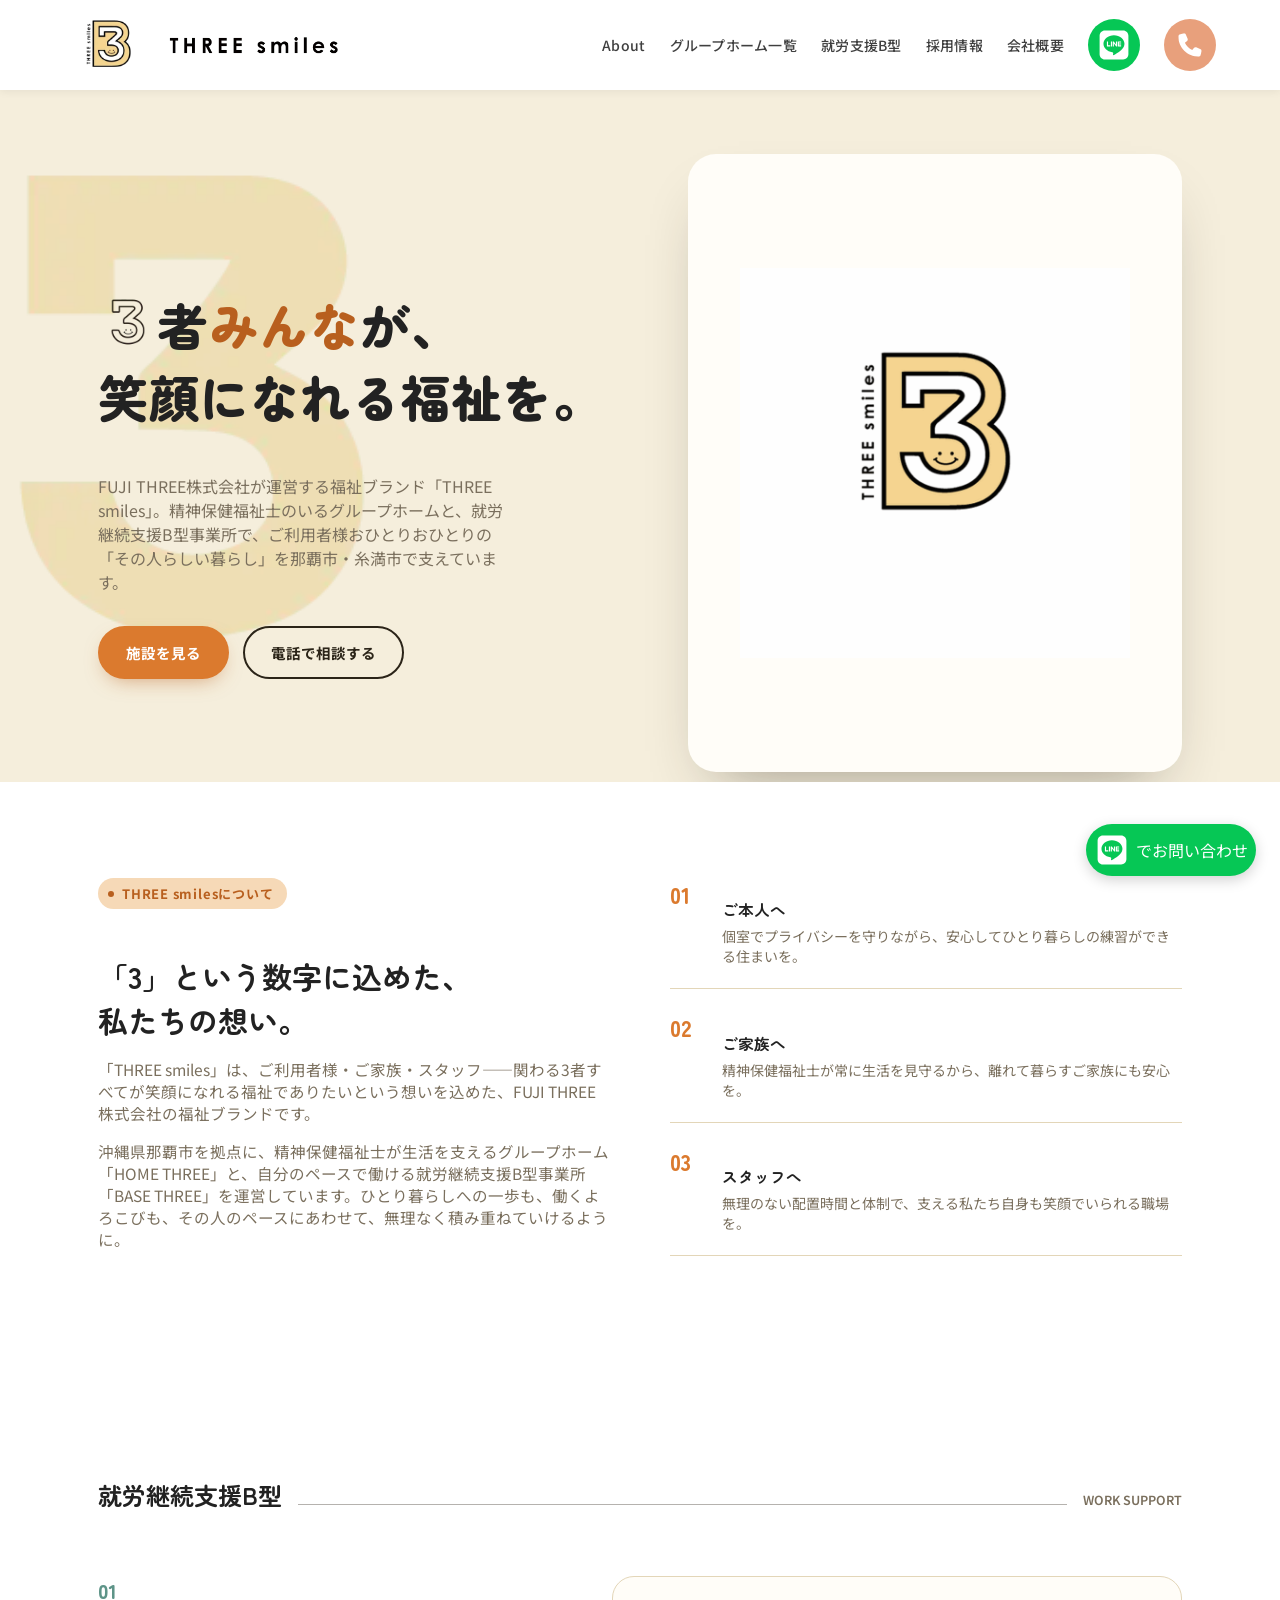
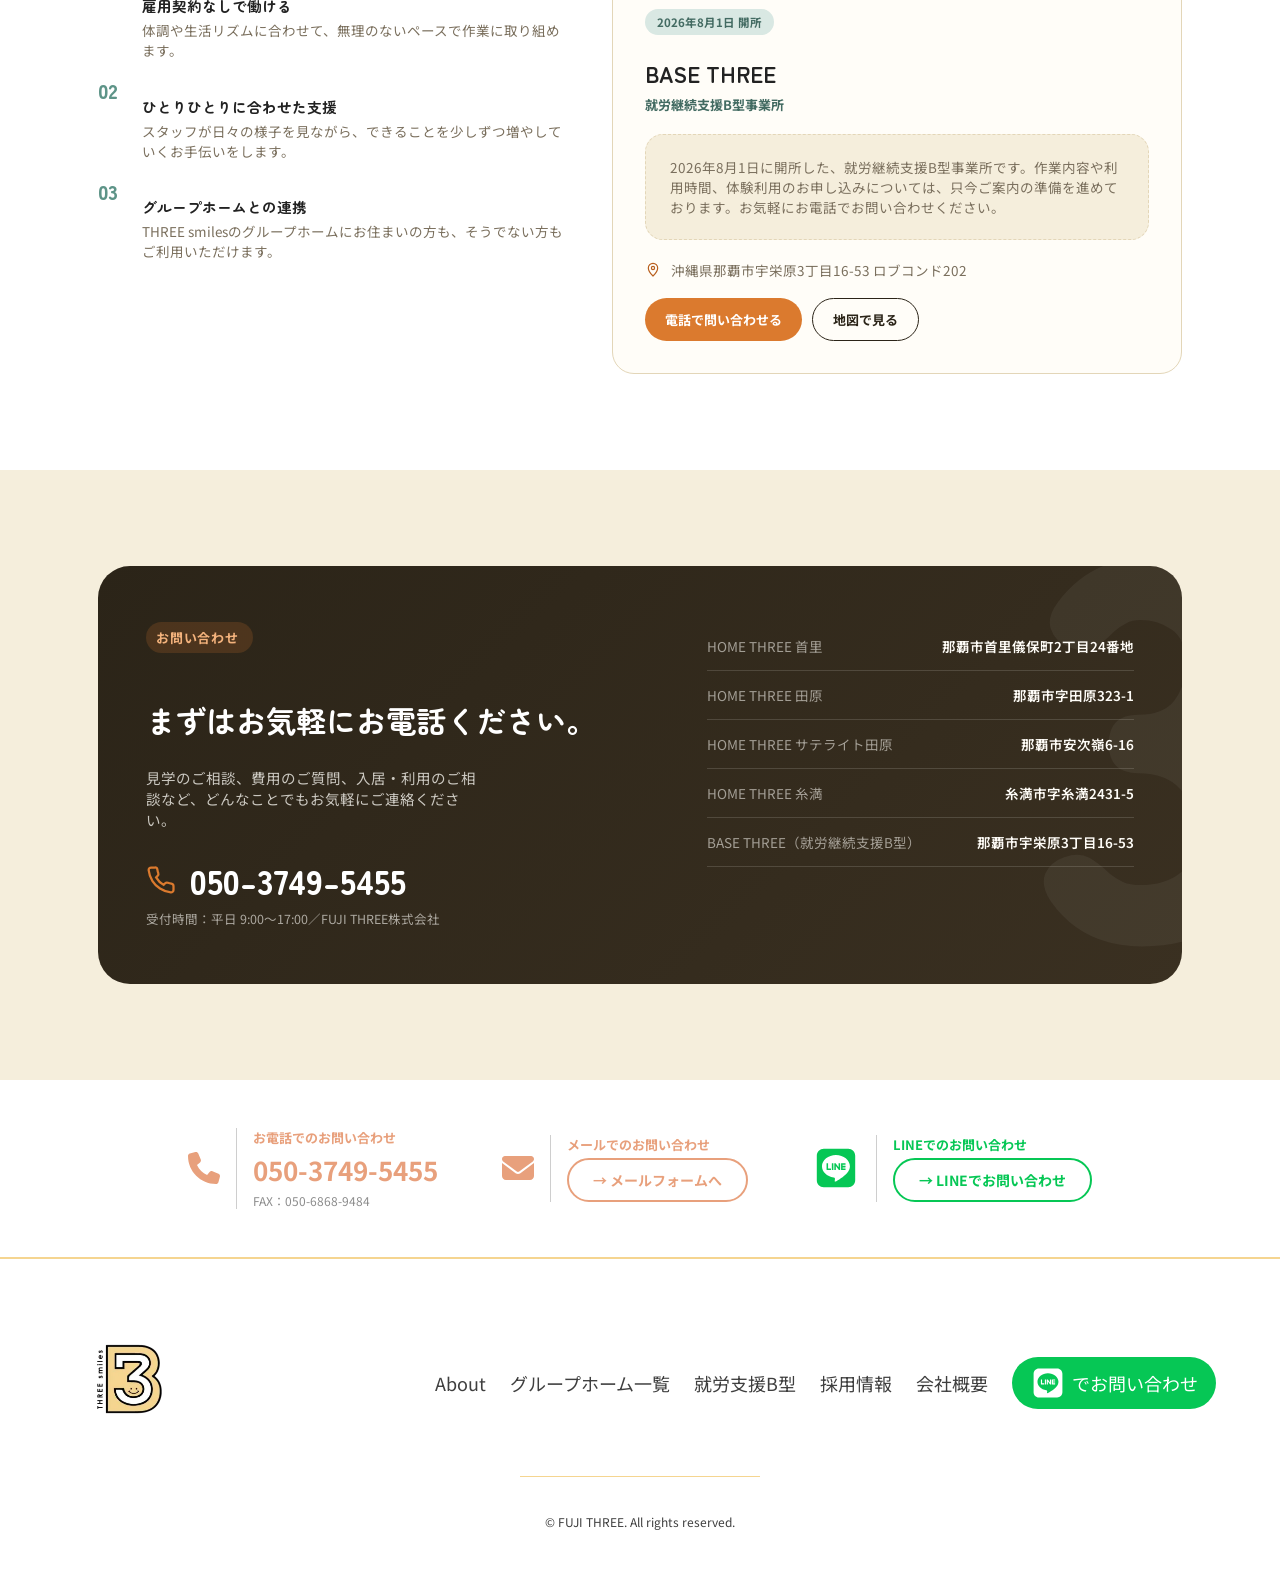
<file: index.html>
<!DOCTYPE html>
<html lang="ja">
<head>
    <meta charset="UTF-8">
    <link rel="icon" type="image/webp" href="images/logo/three-smiles.webp" />
    <link rel="preload" as="image" href="images/logo/three-smiles.webp" fetchpriority="high">
    <meta name="viewport" content="width=device-width, initial-scale=1.0">
    <title>トップ | FUJI THREE</title>
    <link rel="preconnect" href="https://fonts.googleapis.com">
    <link rel="preconnect" href="https://fonts.gstatic.com" crossorigin>
    <link rel="preload" as="style" href="https://fonts.googleapis.com/css2?family=Zen+Maru+Gothic:wght@400;500;700&family=Noto+Sans+JP:wght@400;500;700&display=swap">
    <link rel="stylesheet" href="https://fonts.googleapis.com/css2?family=Zen+Maru+Gothic:wght@400;500;700&family=Noto+Sans+JP:wght@400;500;700&display=swap" media="print" onload="this.media='all'; this.onload=null;">
    <noscript><link rel="stylesheet" href="https://fonts.googleapis.com/css2?family=Zen+Maru+Gothic:wght@400;500;700&family=Noto+Sans+JP:wght@400;500;700&display=swap"></noscript>
    <link rel="stylesheet" href="css/common.css">
    <link rel="stylesheet" href="css/index.css">
    <link rel="stylesheet" href="css/contact-methods.css">
</head>
<body>
    <section class="hero">
      <div class="hero-num"><img class="hero-num-img" src="images/logo/three.webp" alt=""></div>
      <div class="wrap">
        <div class="hero-inner">
          <div>
            <h1 class="hero-title"><img class="hero-title-num" src="images/logo/smile_logo.webp" alt="3">者<span class="accent">みんな</span>が、<br>笑顔になれる福祉を。</h1>
            <p class="hero-lead">FUJI THREE株式会社が運営する福祉ブランド「THREE smiles」。精神保健福祉士のいるグループホームと、就労継続支援B型事業所で、ご利用者様おひとりおひとりの「その人らしい暮らし」を那覇市・糸満市で支えています。</p>
            <div class="hero-ctas">
              <a href="group-homes" class="btn btn-primary">施設を見る</a>
              <a href="tel:05037495455" class="btn btn-outline">電話で相談する</a>
            </div>
          </div>
          <div class="hero-photo hero-photo-logo">
            <img src="images/logo/Fujithree_logo.gif" alt="THREE smiles ロゴ">
          </div>
        </div>
      </div>
    </section>

    <section id="about">
      <div class="wrap">
        <div class="about-grid">
          <div class="about-text">
            <span class="eyebrow"><span class="dot"></span>THREE smilesについて</span>
            <h2 class="about-heading">「3」という数字に込めた、<br>私たちの想い。</h2>
            <p>「THREE smiles」は、ご利用者様・ご家族・スタッフ――関わる3者すべてが笑顔になれる福祉でありたいという想いを込めた、FUJI THREE株式会社の福祉ブランドです。</p>
            <p>沖縄県那覇市を拠点に、精神保健福祉士が生活を支えるグループホーム「HOME THREE」と、自分のペースで働ける就労継続支援B型事業所「BASE THREE」を運営しています。ひとり暮らしへの一歩も、働くよろこびも、その人のペースにあわせて、無理なく積み重ねていけるように。</p>
          </div>
          <div class="pillars">
            <div class="pillar">
              <div class="pillar-num">01</div>
              <div><h4>ご本人へ</h4><p>個室でプライバシーを守りながら、安心してひとり暮らしの練習ができる住まいを。</p></div>
            </div>
            <div class="pillar">
              <div class="pillar-num">02</div>
              <div><h4>ご家族へ</h4><p>精神保健福祉士が常に生活を見守るから、離れて暮らすご家族にも安心を。</p></div>
            </div>
            <div class="pillar">
              <div class="pillar-num">03</div>
              <div><h4>スタッフへ</h4><p>無理のない配置時間と体制で、支える私たち自身も笑顔でいられる職場を。</p></div>
            </div>
          </div>
        </div>
      </div>
    </section>

    <section id="work">
      <div class="wrap">
        <div class="rule-head">
          <h2>就労継続支援B型</h2>
          <div class="line"></div>
          <div class="tag">WORK SUPPORT</div>
        </div>

        <div class="work-grid">
          <div class="work-points">
            <div class="work-point">
              <div class="n">01</div>
              <div><h4>雇用契約なしで働ける</h4><p>体調や生活リズムに合わせて、無理のないペースで作業に取り組めます。</p></div>
            </div>
            <div class="work-point">
              <div class="n">02</div>
              <div><h4>ひとりひとりに合わせた支援</h4><p>スタッフが日々の様子を見ながら、できることを少しずつ増やしていくお手伝いをします。</p></div>
            </div>
            <div class="work-point">
              <div class="n">03</div>
              <div><h4>グループホームとの連携</h4><p>THREE smilesのグループホームにお住まいの方も、そうでない方もご利用いただけます。</p></div>
            </div>
          </div>

          <div class="work-card">
            <div class="badges">
              <span class="badge teal">2026年8月1日 開所</span>
            </div>
            <h3>BASE THREE</h3>
            <div class="sub">就労継続支援B型事業所</div>
            <div class="prep-note">
              2026年8月1日に開所した、就労継続支援B型事業所です。作業内容や利用時間、体験利用のお申し込みについては、只今ご案内の準備を進めております。お気軽にお電話でお問い合わせください。
            </div>
            <div class="addr-row">
              <svg viewBox="0 0 24 24" fill="none" stroke="currentColor" stroke-width="1.8"><path d="M12 21s7-6.6 7-12a7 7 0 10-14 0c0 5.4 7 12 7 12z"/><circle cx="12" cy="9" r="2.4"/></svg>
              <span>沖縄県那覇市宇栄原3丁目16-53 ロブコンド202</span>
            </div>
            <div class="fdetail-ctas">
              <a class="btn-sm orange" href="tel:05037495455">電話で問い合わせる</a>
              <a class="btn-sm line" target="_blank" rel="noopener" href="https://www.google.com/maps/search/?api=1&query=%E6%B2%96%E7%B8%84%E7%9C%8C%E9%82%A3%E8%A6%87%E5%B8%82%E5%AE%87%E6%A0%84%E5%8E%9F3%E4%B8%81%E7%9B%AE16-53">地図で見る</a>
            </div>
          </div>
        </div>
      </div>
    </section>

    <section class="bg-cream" id="contact">
      <div class="wrap">
        <div class="contact-box">
          <div class="hero-num">3</div>
          <div class="contact-grid">
            <div>
              <span class="eyebrow">お問い合わせ</span>
              <h2>まずはお気軽にお電話ください。</h2>
              <p>見学のご相談、費用のご質問、入居・利用のご相談など、どんなことでもお気軽にご連絡ください。</p>
              <div class="tel-big">
                <svg viewBox="0 0 24 24" fill="none" stroke="currentColor" stroke-width="1.8"><path d="M22 16.92v3a2 2 0 01-2.18 2 19.79 19.79 0 01-8.63-3.07 19.5 19.5 0 01-6-6 19.79 19.79 0 01-3.07-8.67A2 2 0 014.11 2h3a2 2 0 012 1.72c.127.96.361 1.903.7 2.81a2 2 0 01-.45 2.11L8.09 9.91a16 16 0 006 6l1.27-1.27a2 2 0 012.11-.45c.907.339 1.85.573 2.81.7A2 2 0 0122 16.92z"/></svg>
                <a href="tel:05037495455">050-3749-5455</a>
              </div>
              <div class="tel-sub">受付時間：平日 9:00〜17:00／FUJI THREE株式会社</div>
            </div>
            <div class="contact-list">
              <div class="row"><span>HOME THREE 首里</span><span>那覇市首里儀保町2丁目24番地</span></div>
              <div class="row"><span>HOME THREE 田原</span><span>那覇市字田原323-1</span></div>
              <div class="row"><span>HOME THREE サテライト田原</span><span>那覇市安次嶺6-16</span></div>
              <div class="row"><span>HOME THREE 糸満</span><span>糸満市字糸満2431-5</span></div>
              <div class="row"><span>BASE THREE（就労継続支援B型）</span><span>那覇市宇栄原3丁目16-53</span></div>
            </div>
          </div>
        </div>
      </div>
    </section>

    <div id="contactMethods"></div>

    <script src="js/main.js" defer></script>
</body>
</html>
</file>
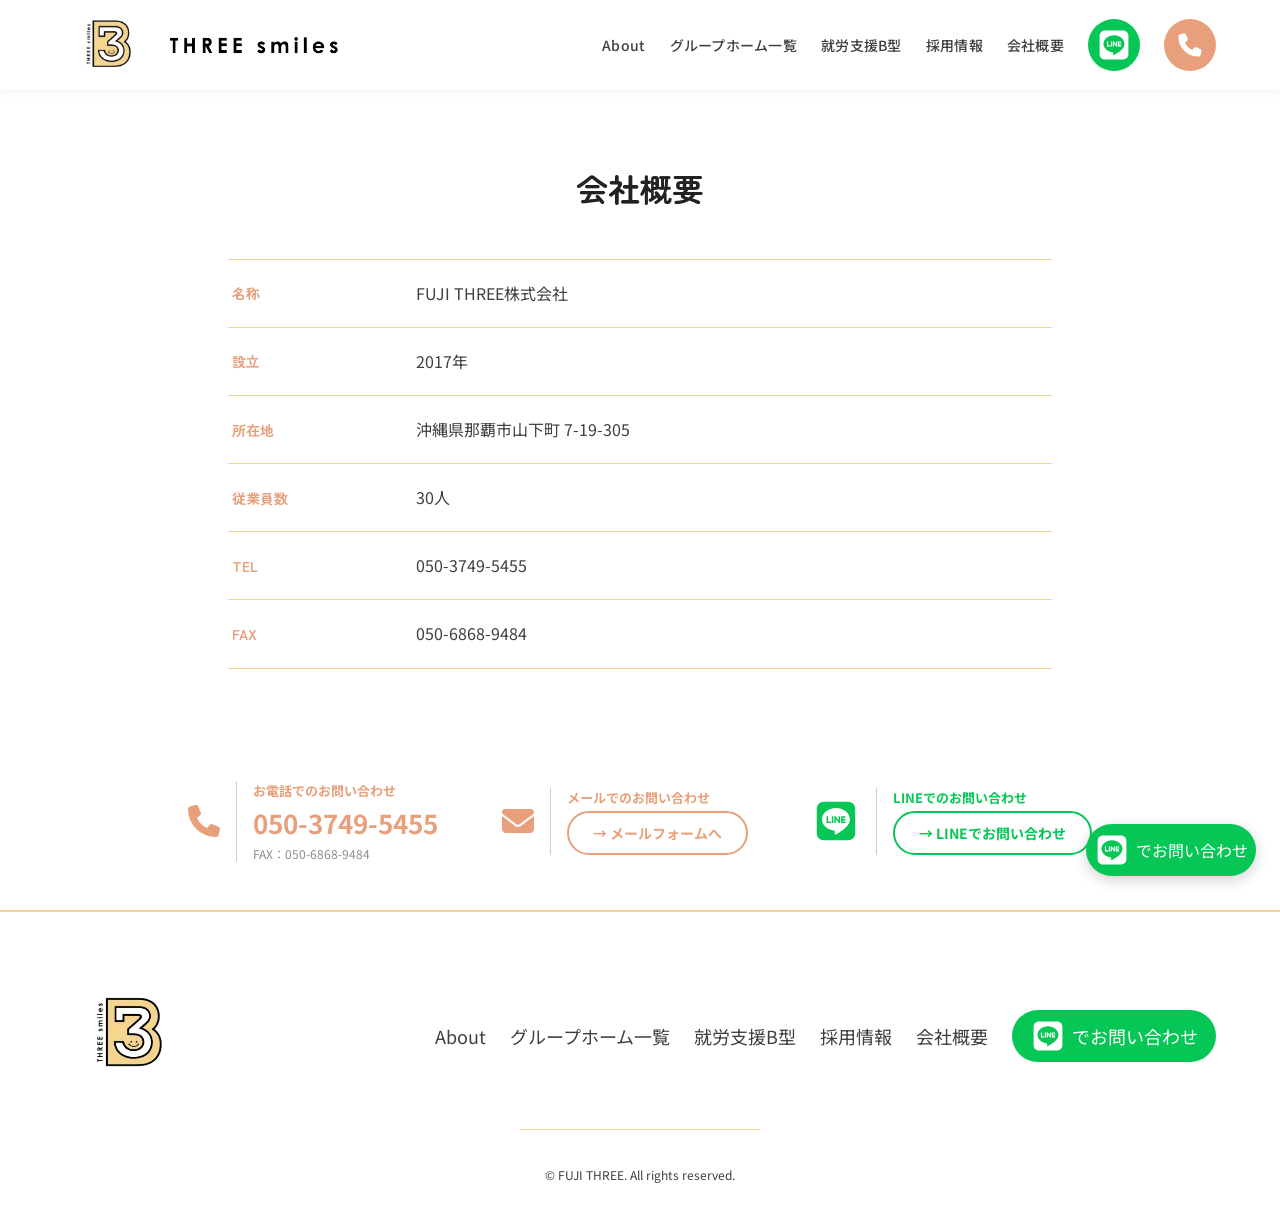
<file: company.html>
<!DOCTYPE html>
<html lang="ja">
<head>
    <meta charset="UTF-8">
    <link rel="icon" type="image/webp" href="images/logo/three-smiles.webp" />
    <link rel="preload" as="image" href="images/logo/three-smiles.webp" fetchpriority="high">
    <meta name="viewport" content="width=device-width, initial-scale=1.0">
    <title>会社概要 | FUJI THREE</title>
    <link rel="preconnect" href="https://fonts.googleapis.com">
    <link rel="preconnect" href="https://fonts.gstatic.com" crossorigin>
    <link rel="preload" as="style" href="https://fonts.googleapis.com/css2?family=Zen+Maru+Gothic:wght@400;500;700&family=Noto+Sans+JP:wght@400;500;700&display=swap">
    <link rel="stylesheet" href="https://fonts.googleapis.com/css2?family=Zen+Maru+Gothic:wght@400;500;700&family=Noto+Sans+JP:wght@400;500;700&display=swap" media="print" onload="this.media='all'; this.onload=null;">
    <noscript><link rel="stylesheet" href="https://fonts.googleapis.com/css2?family=Zen+Maru+Gothic:wght@400;500;700&family=Noto+Sans+JP:wght@400;500;700&display=swap"></noscript>
    <link rel="stylesheet" href="css/common.css">
    <link rel="stylesheet" href="css/company.css">
    <link rel="stylesheet" href="css/contact-methods.css">
</head>
<body>
    <main class="company-page">
        <section class="company-hero">
            <h1>会社概要</h1>
        </section>

        <section class="company-info">
            <dl class="company-list">
                <div class="company-item">
                    <dt>名称</dt>
                    <dd>FUJI THREE株式会社</dd>
                </div>
                <div class="company-item">
                    <dt>設立</dt>
                    <dd>2017年</dd>
                </div>
                <div class="company-item">
                    <dt>所在地</dt>
                    <dd>沖縄県那覇市山下町 7-19-305</dd>
                </div>
                <div class="company-item">
                    <dt>従業員数</dt>
                    <dd>30人</dd>
                </div>
                <div class="company-item">
                    <dt>TEL</dt>
                    <dd>050-3749-5455</dd>
                </div>
                <div class="company-item">
                    <dt>FAX</dt>
                    <dd>050-6868-9484</dd>
                </div>
            </dl>
        </section>
    </main>

    <div id="contactMethods"></div>

    <script src="js/main.js" defer></script>
</body>
</html>
</file>
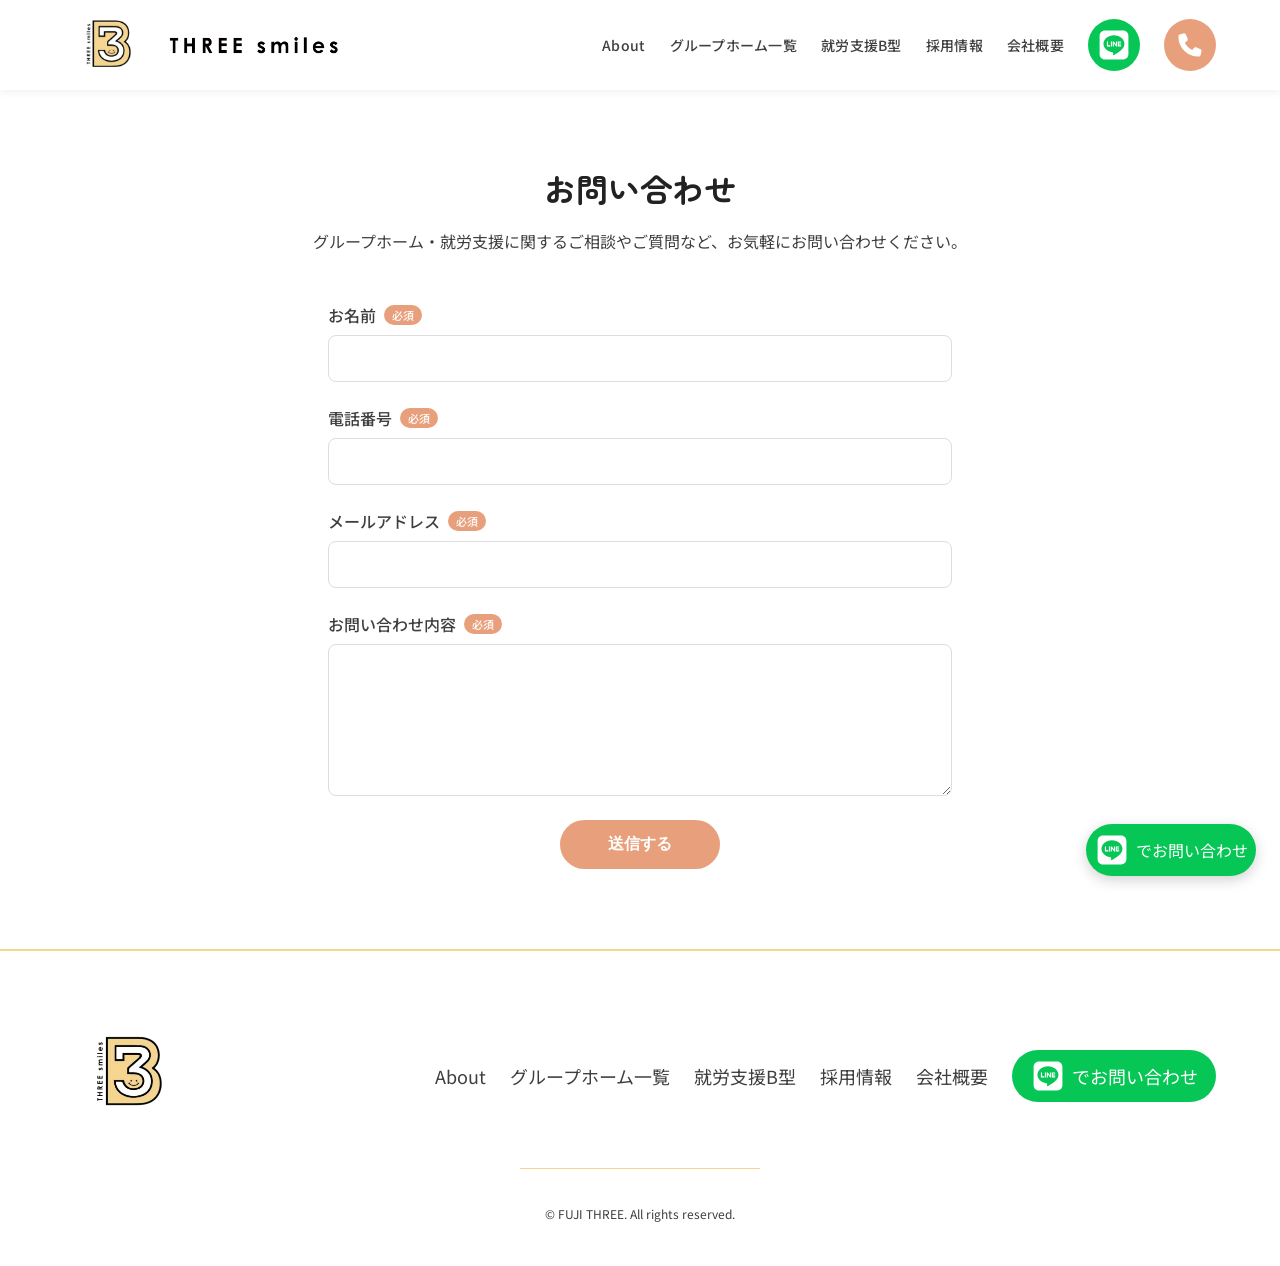
<file: contact.html>
<!DOCTYPE html>
<html lang="ja">
<head>
    <meta charset="UTF-8">
    <link rel="icon" type="image/webp" href="images/logo/three-smiles.webp" />
    <link rel="preload" as="image" href="images/logo/three-smiles.webp" fetchpriority="high">
    <meta name="viewport" content="width=device-width, initial-scale=1.0">
    <title>お問い合わせ | FUJI THREE</title>
    <link rel="preconnect" href="https://fonts.googleapis.com">
    <link rel="preconnect" href="https://fonts.gstatic.com" crossorigin>
    <link rel="preload" as="style" href="https://fonts.googleapis.com/css2?family=Zen+Maru+Gothic:wght@400;500;700&family=Noto+Sans+JP:wght@400;500;700&display=swap">
    <link rel="stylesheet" href="https://fonts.googleapis.com/css2?family=Zen+Maru+Gothic:wght@400;500;700&family=Noto+Sans+JP:wght@400;500;700&display=swap" media="print" onload="this.media='all'; this.onload=null;">
    <noscript><link rel="stylesheet" href="https://fonts.googleapis.com/css2?family=Zen+Maru+Gothic:wght@400;500;700&family=Noto+Sans+JP:wght@400;500;700&display=swap"></noscript>
    <link rel="stylesheet" href="css/common.css">
    <link rel="stylesheet" href="css/contact.css">
</head>
<body>
    <main id="contact-page">
        <section class="contact-hero">
            <h1>お問い合わせ</h1>
            <p>グループホーム・就労支援に関するご相談やご質問など、お気軽にお問い合わせください。</p>
        </section>

        <section class="contact-form-section">
            <h5 id="formMessage" class="form-message" hidden></h5>

            <form class="contact-form" action="contact-send.php" method="post">
                <div class="form-field">
                    <label for="name">お名前<span class="required-badge">必須</span></label>
                    <input type="text" id="name" name="name" autocomplete="name" required>
                </div>

                <div class="form-field">
                    <label for="tel">電話番号<span class="required-badge">必須</span></label>
                    <input type="tel" id="tel" name="tel" autocomplete="tel" required>
                </div>

                <div class="form-field">
                    <label for="email">メールアドレス<span class="required-badge">必須</span></label>
                    <input type="email" id="email" name="email" autocomplete="email" required>
                </div>

                <div class="form-field">
                    <label for="message">お問い合わせ内容<span class="required-badge">必須</span></label>
                    <textarea id="message" name="message" rows="6" required></textarea>
                </div>

                <div class="form-field form-field--hidden" aria-hidden="true">
                    <label for="website">website</label>
                    <input type="text" id="website" name="website" tabindex="-1" autocomplete="off">
                </div>

                <button type="submit" class="form-submit">送信する</button>
            </form>
        </section>
    </main>

    <script src="js/main.js" defer></script>
    <script src="js/contact.js" defer></script>
</body>
</html>
</file>
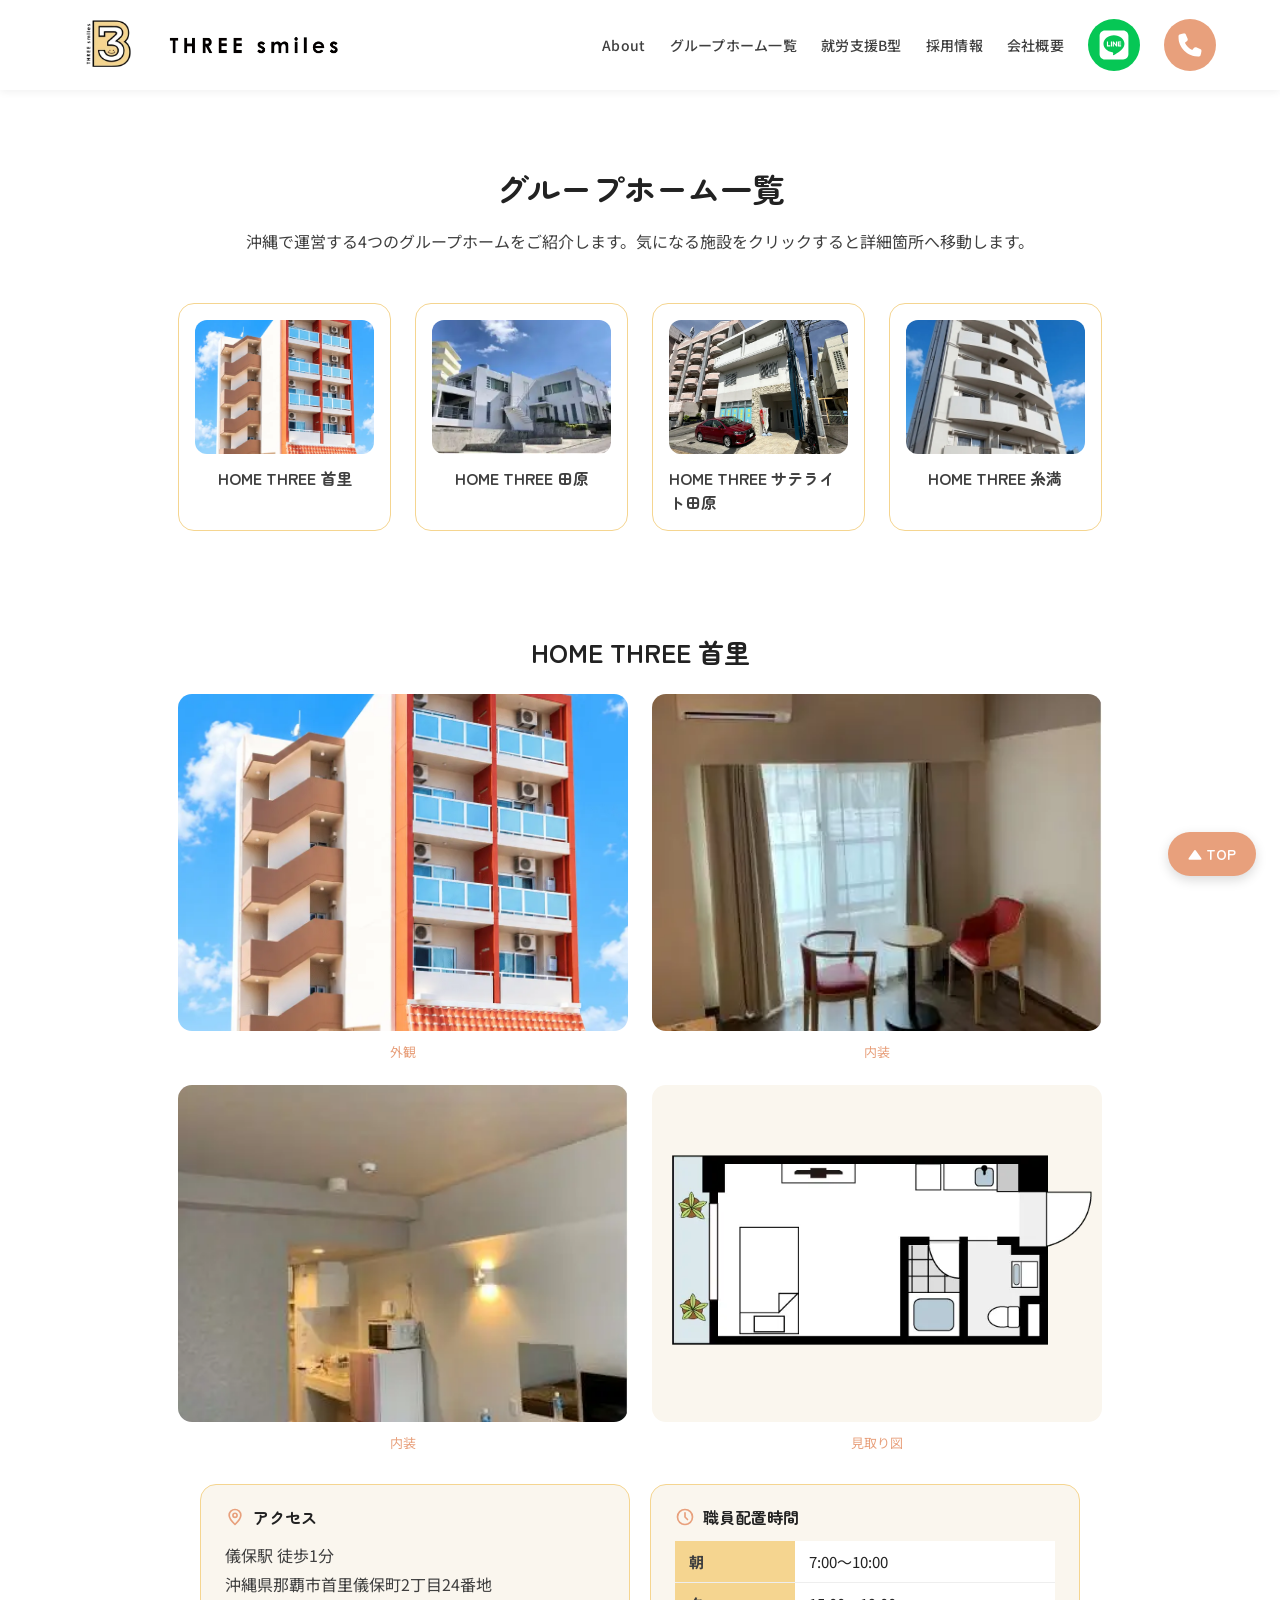
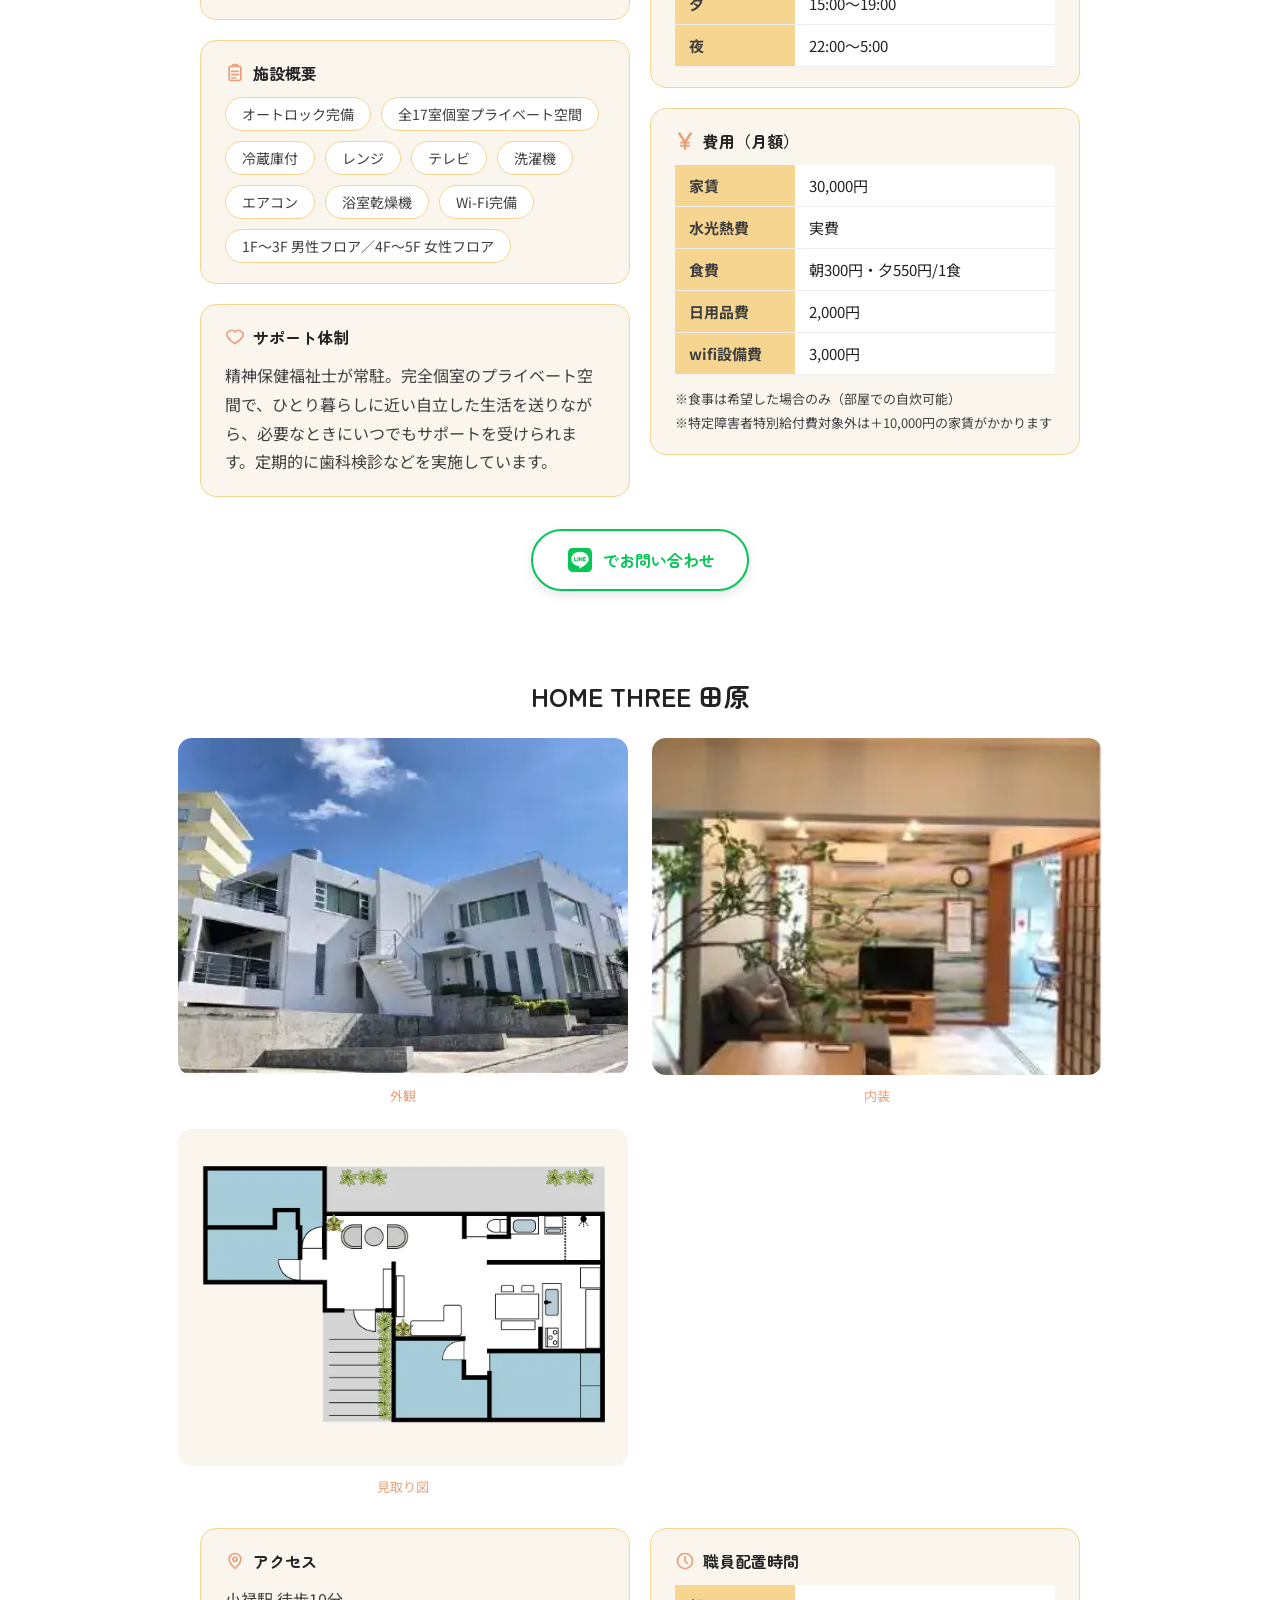
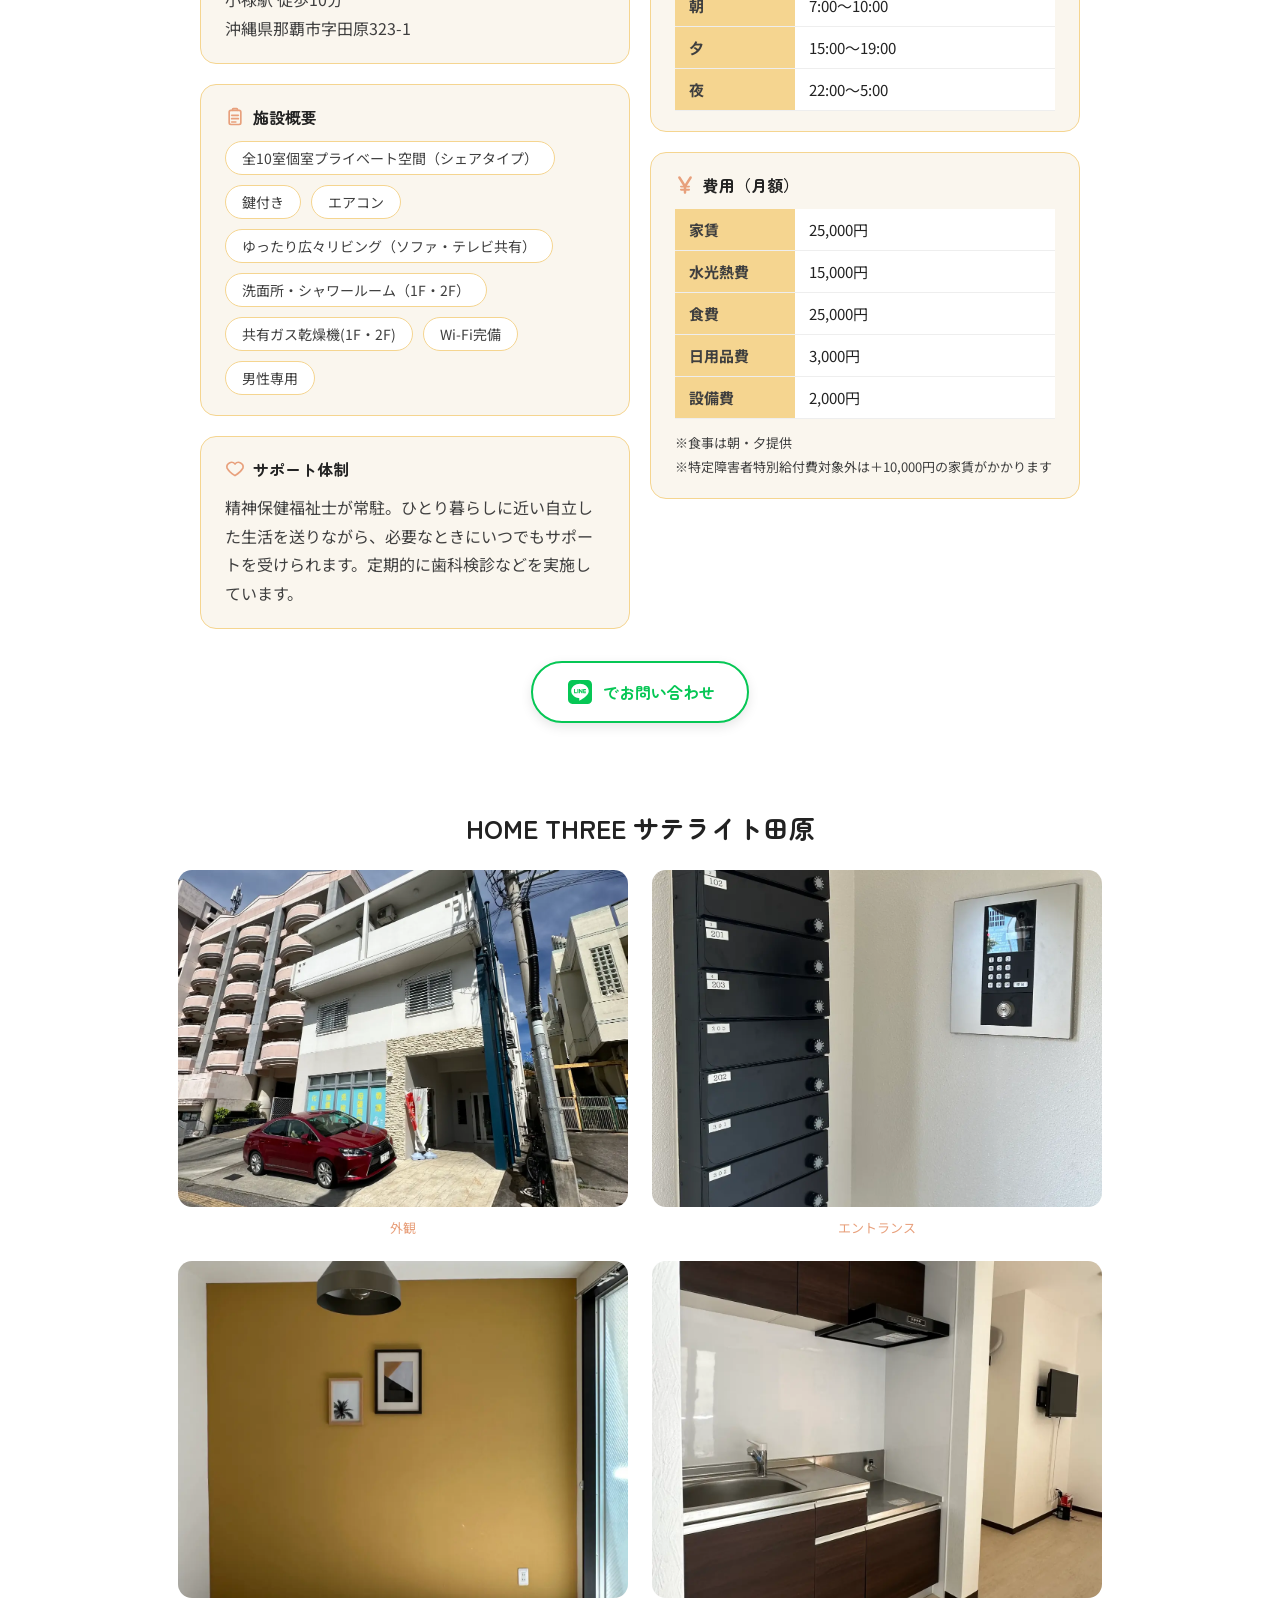
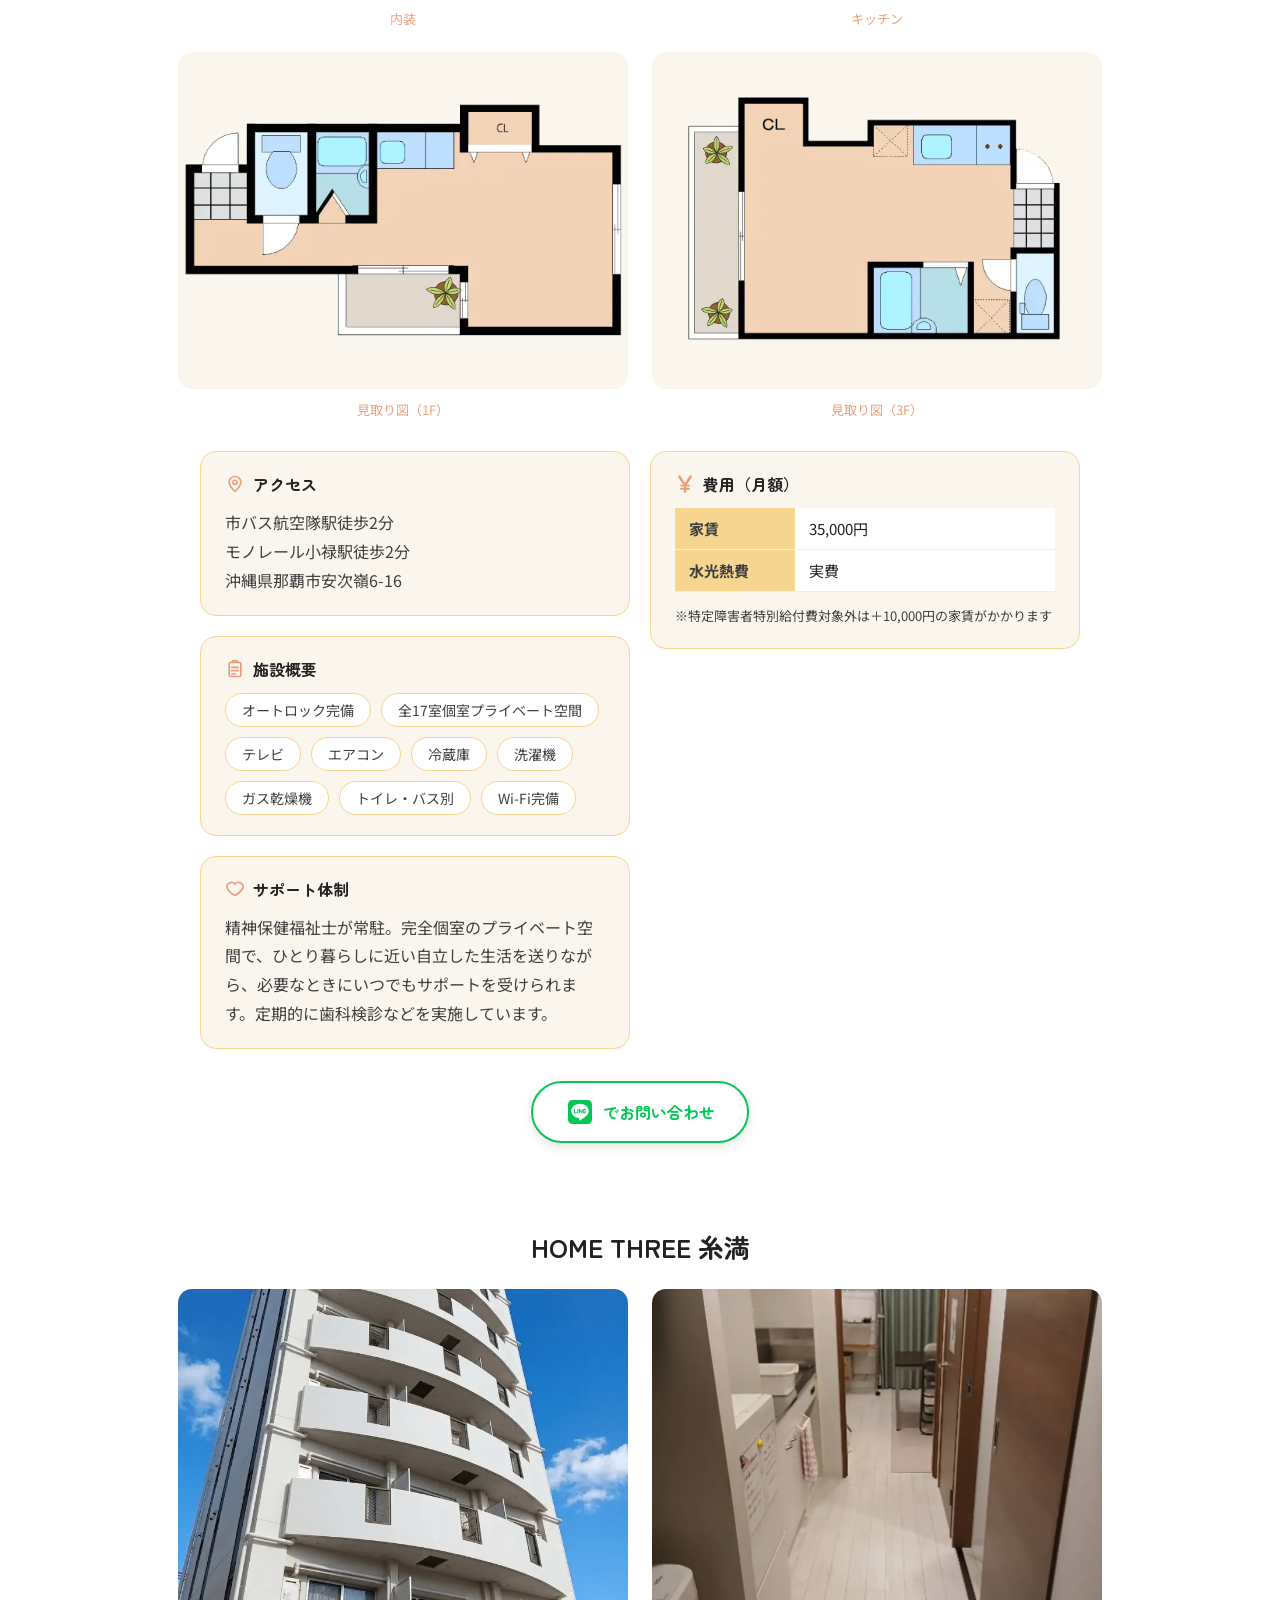
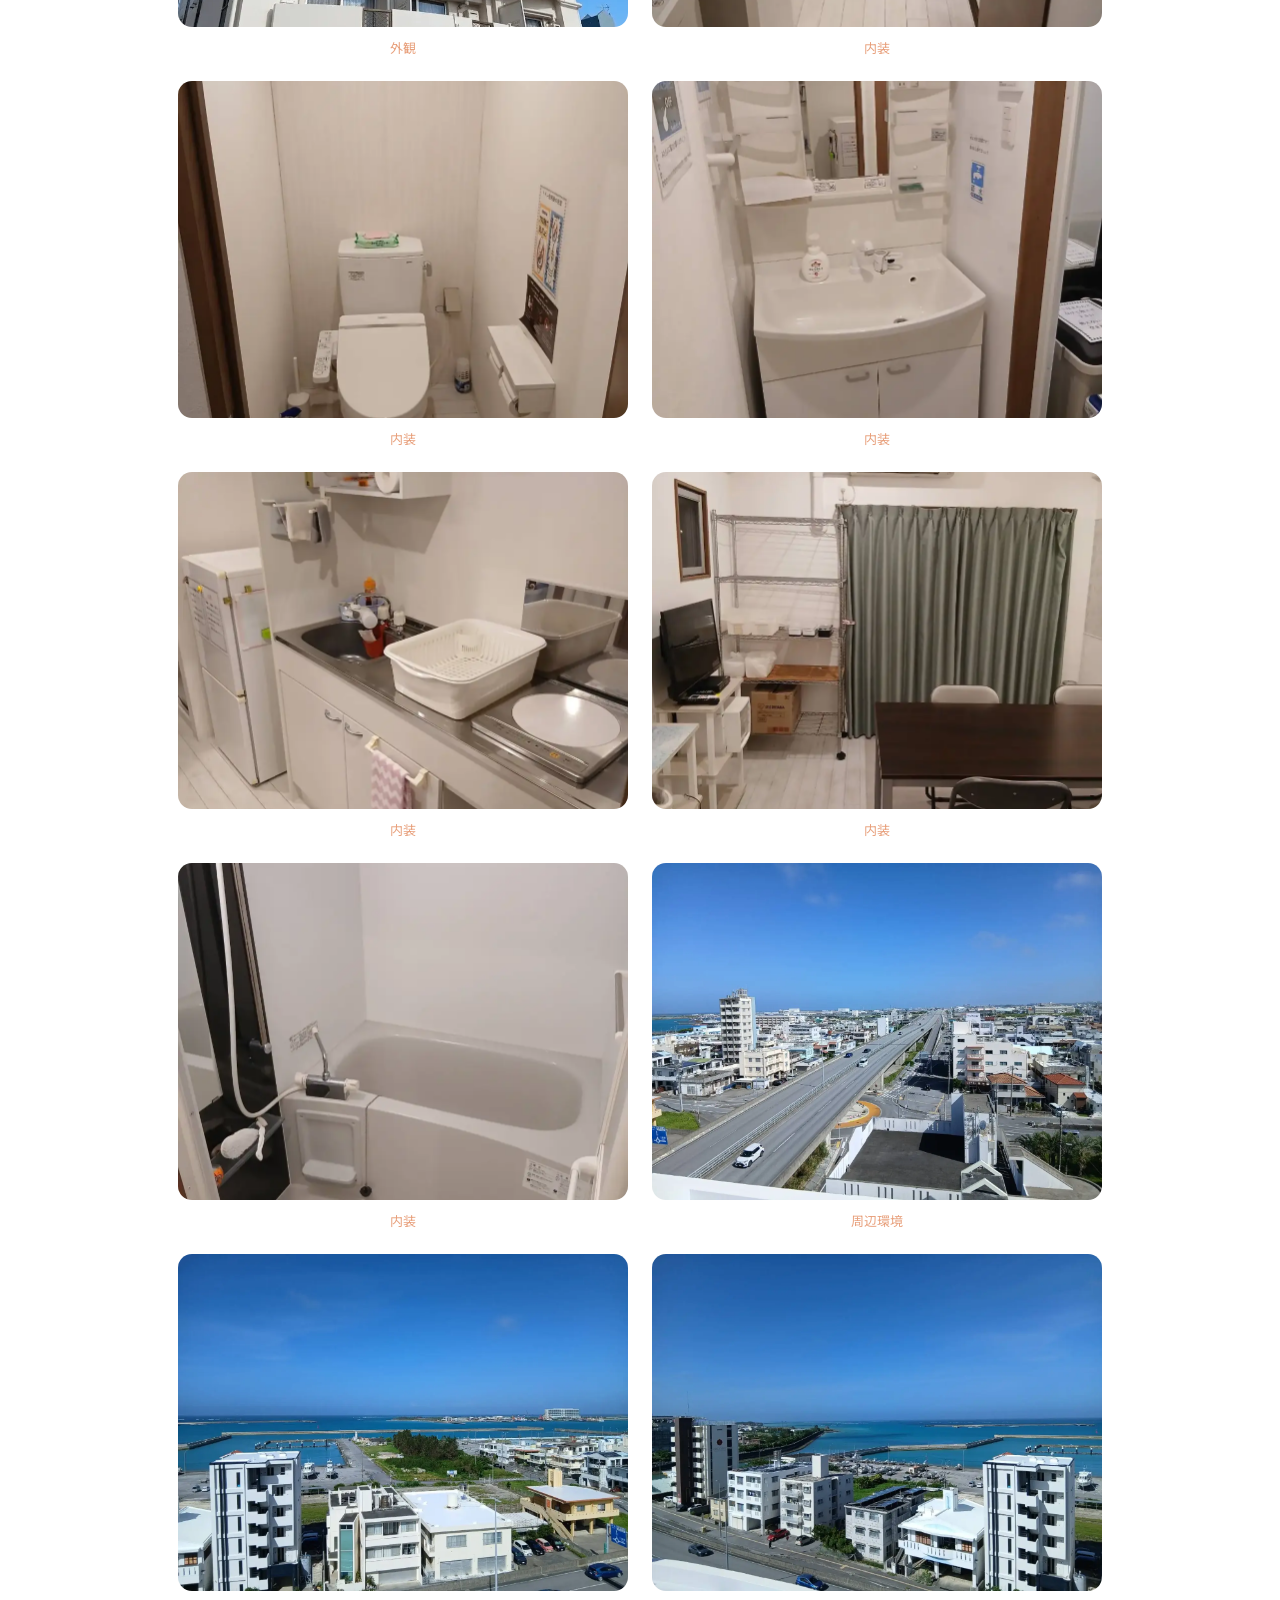
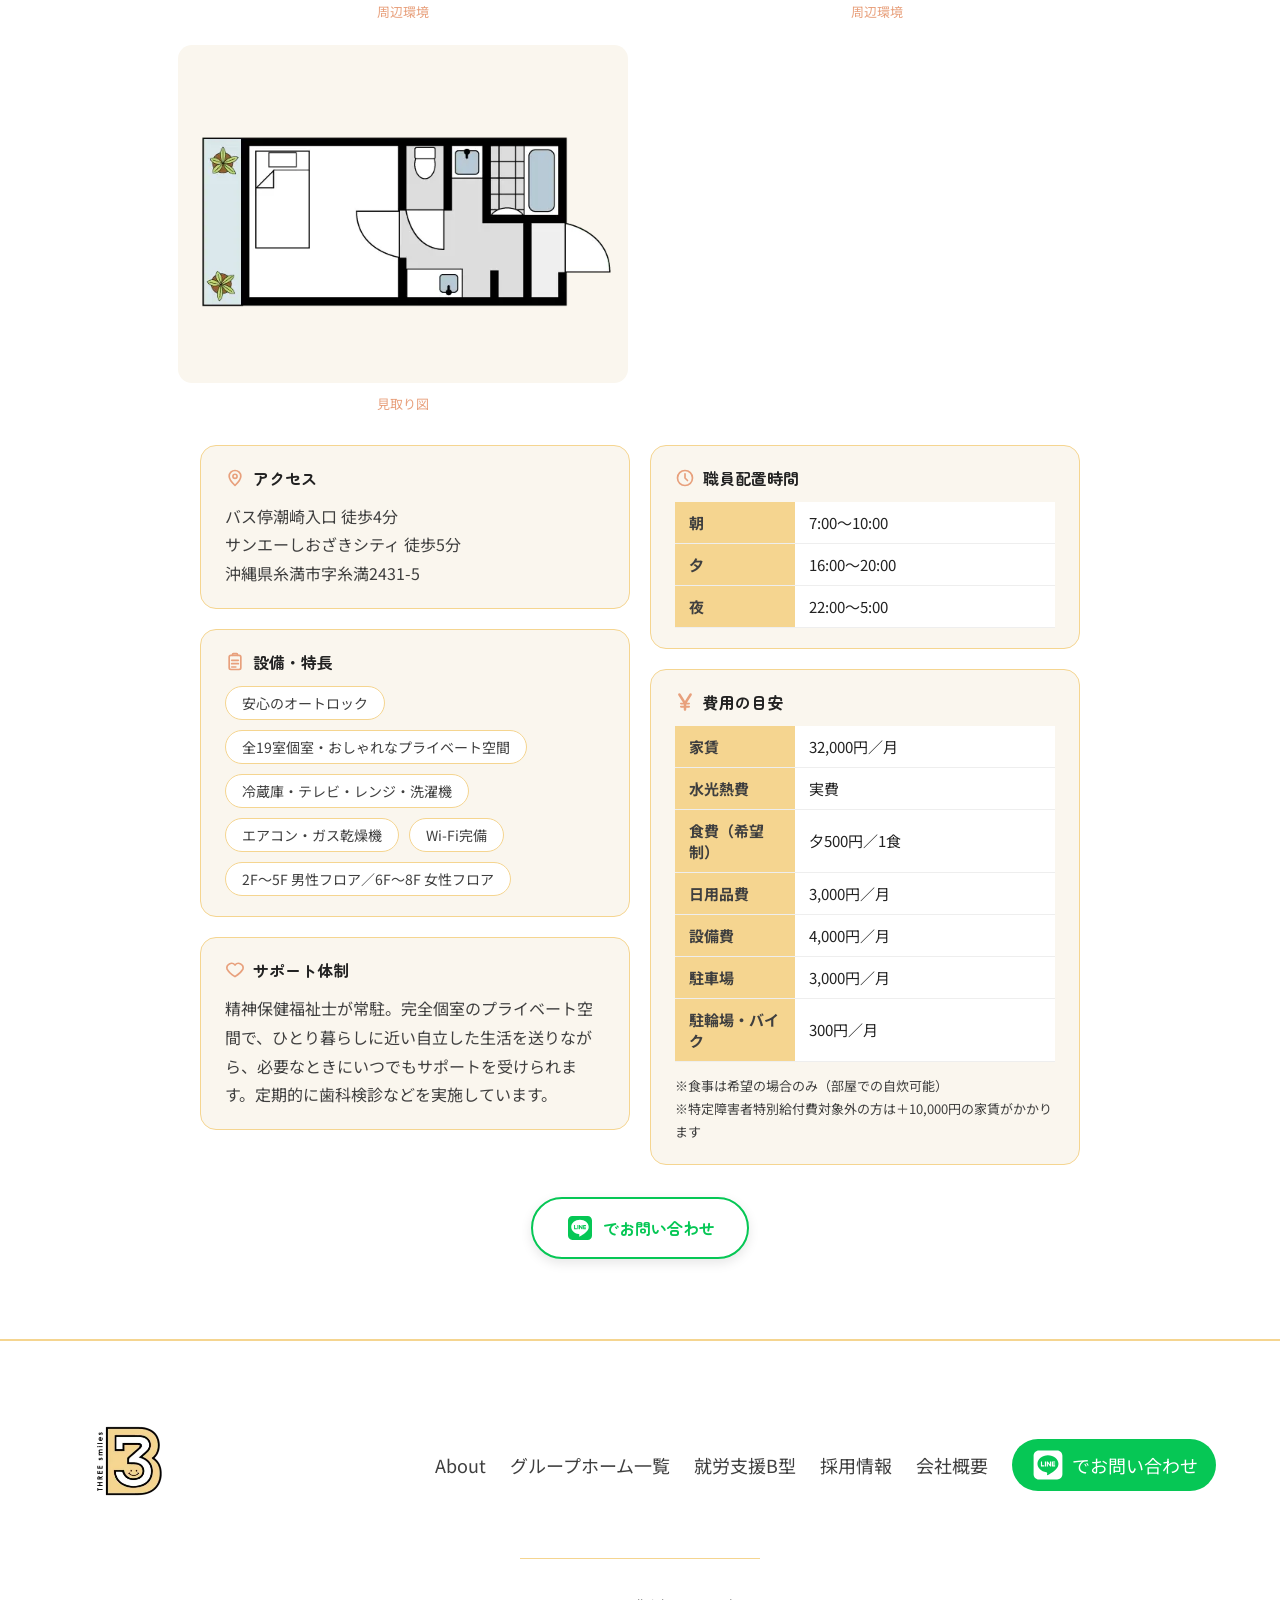
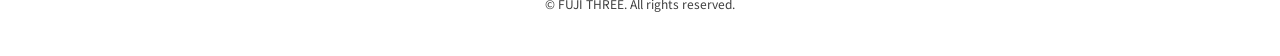
<file: group-homes.html>
<!DOCTYPE html>
<html lang="ja">
<head>
    <meta charset="UTF-8">
    <link rel="icon" type="image/webp" href="images/logo/three-smiles.webp" />
    <link rel="preload" as="image" href="images/logo/three-smiles.webp" fetchpriority="high">
    <meta name="viewport" content="width=device-width, initial-scale=1.0">
    <title>グループホーム一覧 | FUJI THREE</title>
    <link rel="preconnect" href="https://fonts.googleapis.com">
    <link rel="preconnect" href="https://fonts.gstatic.com" crossorigin>
    <link rel="preload" as="style" href="https://fonts.googleapis.com/css2?family=Zen+Maru+Gothic:wght@400;500;700&family=Noto+Sans+JP:wght@400;500;700&display=swap">
    <link rel="stylesheet" href="https://fonts.googleapis.com/css2?family=Zen+Maru+Gothic:wght@400;500;700&family=Noto+Sans+JP:wght@400;500;700&display=swap" media="print" onload="this.media='all'; this.onload=null;">
    <noscript><link rel="stylesheet" href="https://fonts.googleapis.com/css2?family=Zen+Maru+Gothic:wght@400;500;700&family=Noto+Sans+JP:wght@400;500;700&display=swap"></noscript>
    <link rel="stylesheet" href="css/common.css">
    <link rel="stylesheet" href="css/group-homes.css">
</head>
<body id="top">
    <main class="group-homes-page">
        <section class="group-homes-hero">
            <h1>グループホーム一覧</h1>
            <p>沖縄で運営する4つのグループホームをご紹介します。気になる施設をクリックすると詳細箇所へ移動します。</p>
        </section>

        <nav class="group-homes-toc" aria-label="グループホーム一覧の目次">
            <a href="#hibis-shuri" class="toc-item">
                <img src="images/shuri/shuri_exterior.webp" alt="HOME THREE 首里 外観">
                <span class="toc-item-name">HOME THREE 首里</span>
            </a>
            <a href="#naha-tahara" class="toc-item">
                <img src="images/tahara/tahara_exterior.webp" alt="HOME THREE 田原 外観">
                <span class="toc-item-name">HOME THREE 田原</span>
            </a>
            <a href="#satellite-tahara" class="toc-item">
                <img src="images/satellite_tahara/satellite_exterior.webp" alt="HOME THREE サテライト田原 外観">
                <span class="toc-item-name">HOME THREE サテライト田原</span>
            </a>
            <a href="#itoman" class="toc-item">
                <img src="images/itoman/itoman_exterior.webp" alt="HOME THREE 糸満">
                <span class="toc-item-name">HOME THREE 糸満</span>
            </a>
        </nav>

        <div class="group-home-sections">
            <section id="hibis-shuri" class="group-home-section">
                <h2 class="group-home-name">HOME THREE 首里</h2>

                <div class="group-home-gallery">
                    <figure class="gallery-item">
                        <img src="images/shuri/shuri_exterior.webp" alt="ハイビス首里 外観">
                        <figcaption>外観</figcaption>
                    </figure>
                    <figure class="gallery-item">
                        <img src="images/shuri/shuri_interior.webp" alt="ハイビス首里 内装">
                        <figcaption>内装</figcaption>
                    </figure>
                    <figure class="gallery-item">
                        <img src="images/shuri/shuri_interior2.webp" alt="ハイビス首里 内装">
                        <figcaption>内装</figcaption>
                    </figure>
                    <figure class="gallery-item gallery-item--floor">
                        <img src="images/shuri/shuri_floor.webp" alt="ハイビス首里 見取り図">
                        <figcaption>見取り図</figcaption>
                    </figure>
                </div>

                <div class="group-home-detail">
                    <div class="detail-columns">
                        <div class="detail-column">
                            <div class="detail-card">
                                <h3><svg class="detail-icon" viewBox="0 0 24 24" fill="none" stroke="currentColor" stroke-width="2" stroke-linecap="round" stroke-linejoin="round" aria-hidden="true"><path d="M12 21s7-6.5 7-11a7 7 0 1 0-14 0c0 4.5 7 11 7 11z" /><circle cx="12" cy="10" r="2.5" /></svg>アクセス</h3>
                                <p>儀保駅 徒歩1分</p>
                                <p>沖縄県那覇市首里儀保町2丁目24番地</p>
                            </div>

                            <div class="detail-card">
                                <h3><svg class="detail-icon" viewBox="0 0 24 24" fill="none" stroke="currentColor" stroke-width="2" stroke-linecap="round" stroke-linejoin="round" aria-hidden="true"><rect x="5" y="4" width="14" height="17" rx="2" /><path d="M9 4V3a1 1 0 0 1 1-1h4a1 1 0 0 1 1 1v1" /><line x1="8" y1="10" x2="16" y2="10" /><line x1="8" y1="14" x2="16" y2="14" /><line x1="8" y1="18" x2="13" y2="18" /></svg>施設概要</h3>
                                <ul class="feature-list">
                                    <li>オートロック完備</li>
                                    <li>全17室個室プライベート空間</li>
                                    <li>冷蔵庫付</li>
                                    <li>レンジ</li>
                                    <li>テレビ</li>
                                    <li>洗濯機</li>
                                    <li>エアコン</li>
                                    <li>浴室乾燥機</li>
                                    <li>Wi-Fi完備</li>
                                    <li>1F〜3F 男性フロア／4F〜5F 女性フロア</li>
                                </ul>
                            </div>

                            <div class="detail-card">
                                <h3><svg class="detail-icon" viewBox="0 0 24 24" fill="none" stroke="currentColor" stroke-width="2" stroke-linecap="round" stroke-linejoin="round" aria-hidden="true"><path d="M12 20s-7-4.35-9.5-9A5.5 5.5 0 0 1 12 6a5.5 5.5 0 0 1 9.5 5c-2.5 4.65-9.5 9-9.5 9z" /></svg>サポート体制</h3>
                                <p>精神保健福祉士が常駐。完全個室のプライベート空間で、ひとり暮らしに近い自立した生活を送りながら、必要なときにいつでもサポートを受けられます。定期的に歯科検診などを実施しています。</p>
                            </div>
                        </div>

                        <div class="detail-column">
                            <div class="detail-card">
                                <h3><svg class="detail-icon" viewBox="0 0 24 24" fill="none" stroke="currentColor" stroke-width="2" stroke-linecap="round" stroke-linejoin="round" aria-hidden="true"><circle cx="12" cy="12" r="9" /><path d="M12 7v5l3 3" /></svg>職員配置時間</h3>
                                <table class="detail-table">
                                    <tbody>
                                        <tr><th>朝</th><td>7:00〜10:00</td></tr>
                                        <tr><th>夕</th><td>15:00〜19:00</td></tr>
                                        <tr><th>夜</th><td>22:00〜5:00</td></tr>
                                    </tbody>
                                </table>
                            </div>

                            <div class="detail-card">
                                <h3><svg class="detail-icon" viewBox="0 0 384 512" fill="currentColor" aria-hidden="true"><path d="M74.9 46.7c-9.6-14.9-29.4-19.2-44.2-9.6S11.5 66.4 21.1 81.3L143.7 272 88 272c-13.3 0-24 10.7-24 24s10.7 24 24 24l72 0 0 32-72 0c-13.3 0-24 10.7-24 24s10.7 24 24 24l72 0 0 48c0 17.7 14.3 32 32 32s32-14.3 32-32l0-48 72 0c13.3 0 24-10.7 24-24s-10.7-24-24-24l-72 0 0-32 72 0c13.3 0 24-10.7 24-24s-10.7-24-24-24l-55.7 0 122.6-190.7c9.6-14.9 5.3-34.7-9.6-44.2s-34.7-5.3-44.2 9.6L192 228.8 74.9 46.7z"/></svg>費用（月額）</h3>
                                <table class="detail-table">
                                    <tbody>
                                        <tr><th>家賃</th><td>30,000円</td></tr>
                                        <tr><th>水光熱費</th><td>実費</td></tr>
                                        <tr><th>食費</th><td>朝300円・夕550円/1食</td></tr>
                                        <tr><th>日用品費</th><td>2,000円</td></tr>
                                        <tr><th>wifi設備費</th><td>3,000円</td></tr>
                                    </tbody>
                                </table>
                                <p class="detail-note">
                                    ※食事は希望した場合のみ（部屋での自炊可能）<br>
                                    ※特定障害者特別給付費対象外は＋10,000円の家賃がかかります
                                </p>
                            </div>
                        </div>
                    </div>
                </div>
                <a href="https://lin.ee/XYxqGe5" class="group-home-line-btn" target="_blank" rel="noopener" data-line-cta></a>
            </section>

            <section id="naha-tahara" class="group-home-section">
                <h2 class="group-home-name">HOME THREE 田原</h2>

                <div class="group-home-gallery">
                    <figure class="gallery-item">
                        <img src="images/tahara/tahara_exterior.webp" alt="ナハ田原 外観">
                        <figcaption>外観</figcaption>
                    </figure>
                    <figure class="gallery-item">
                        <img src="images/tahara/tahara_interior.webp" alt="ナハ田原 内装">
                        <figcaption>内装</figcaption>
                    </figure>
                    <figure class="gallery-item gallery-item--floor">
                        <img src="images/tahara/tahara_floor1F.webp" alt="ナハ田原 見取り図">
                        <figcaption>見取り図</figcaption>
                    </figure>
                </div>

                <div class="group-home-detail">
                    <div class="detail-columns">
                        <div class="detail-column">
                            <div class="detail-card">
                                <h3><svg class="detail-icon" viewBox="0 0 24 24" fill="none" stroke="currentColor" stroke-width="2" stroke-linecap="round" stroke-linejoin="round" aria-hidden="true"><path d="M12 21s7-6.5 7-11a7 7 0 1 0-14 0c0 4.5 7 11 7 11z" /><circle cx="12" cy="10" r="2.5" /></svg>アクセス</h3>
                                <p>小禄駅 徒歩10分</p>
                                <p>沖縄県那覇市字田原323-1</p>
                            </div>

                            <div class="detail-card">
                                <h3><svg class="detail-icon" viewBox="0 0 24 24" fill="none" stroke="currentColor" stroke-width="2" stroke-linecap="round" stroke-linejoin="round" aria-hidden="true"><rect x="5" y="4" width="14" height="17" rx="2" /><path d="M9 4V3a1 1 0 0 1 1-1h4a1 1 0 0 1 1 1v1" /><line x1="8" y1="10" x2="16" y2="10" /><line x1="8" y1="14" x2="16" y2="14" /><line x1="8" y1="18" x2="13" y2="18" /></svg>施設概要</h3>
                                <ul class="feature-list">
                                    <li>全10室個室プライベート空間（シェアタイプ）</li>
                                    <li>鍵付き</li>
                                    <li>エアコン</li>
                                    <li>ゆったり広々リビング（ソファ・テレビ共有）</li>
                                    <li>洗面所・シャワールーム（1F・2F）</li>
                                    <li>共有ガス乾燥機(1F・2F)</li>
                                    <li>Wi-Fi完備</li>
                                    <li>男性専用</li>
                                </ul>
                            </div>

                            <div class="detail-card">
                                <h3><svg class="detail-icon" viewBox="0 0 24 24" fill="none" stroke="currentColor" stroke-width="2" stroke-linecap="round" stroke-linejoin="round" aria-hidden="true"><path d="M12 20s-7-4.35-9.5-9A5.5 5.5 0 0 1 12 6a5.5 5.5 0 0 1 9.5 5c-2.5 4.65-9.5 9-9.5 9z" /></svg>サポート体制</h3>
                                <p>精神保健福祉士が常駐。ひとり暮らしに近い自立した生活を送りながら、必要なときにいつでもサポートを受けられます。定期的に歯科検診などを実施しています。</p>
                            </div>
                        </div>

                        <div class="detail-column">
                            <div class="detail-card">
                                <h3><svg class="detail-icon" viewBox="0 0 24 24" fill="none" stroke="currentColor" stroke-width="2" stroke-linecap="round" stroke-linejoin="round" aria-hidden="true"><circle cx="12" cy="12" r="9" /><path d="M12 7v5l3 3" /></svg>職員配置時間</h3>
                                <table class="detail-table">
                                    <tbody>
                                        <tr><th>朝</th><td>7:00〜10:00</td></tr>
                                        <tr><th>夕</th><td>15:00〜19:00</td></tr>
                                        <tr><th>夜</th><td>22:00〜5:00</td></tr>
                                    </tbody>
                                </table>
                            </div>

                            <div class="detail-card">
                                <h3><svg class="detail-icon" viewBox="0 0 384 512" fill="currentColor" aria-hidden="true"><path d="M74.9 46.7c-9.6-14.9-29.4-19.2-44.2-9.6S11.5 66.4 21.1 81.3L143.7 272 88 272c-13.3 0-24 10.7-24 24s10.7 24 24 24l72 0 0 32-72 0c-13.3 0-24 10.7-24 24s10.7 24 24 24l72 0 0 48c0 17.7 14.3 32 32 32s32-14.3 32-32l0-48 72 0c13.3 0 24-10.7 24-24s-10.7-24-24-24l-72 0 0-32 72 0c13.3 0 24-10.7 24-24s-10.7-24-24-24l-55.7 0 122.6-190.7c9.6-14.9 5.3-34.7-9.6-44.2s-34.7-5.3-44.2 9.6L192 228.8 74.9 46.7z"/></svg>費用（月額）</h3>
                                <table class="detail-table">
                                    <tbody>
                                        <tr><th>家賃</th><td>25,000円</td></tr>
                                        <tr><th>水光熱費</th><td>15,000円</td></tr>
                                        <tr><th>食費</th><td>25,000円</td></tr>
                                        <tr><th>日用品費</th><td>3,000円</td></tr>
                                        <tr><th>設備費</th><td>2,000円</td></tr>
                                    </tbody>
                                </table>
                                <p class="detail-note">
                                    ※食事は朝・夕提供<br>
                                    ※特定障害者特別給付費対象外は＋10,000円の家賃がかかります
                                </p>
                            </div>
                        </div>
                    </div>
                </div>

                <a href="https://lin.ee/XYxqGe5" class="group-home-line-btn" target="_blank" rel="noopener" data-line-cta></a>
            </section>

            <section id="satellite-tahara" class="group-home-section">
                <h2 class="group-home-name">HOME THREE サテライト田原</h2>

                <div class="group-home-gallery">
                    <figure class="gallery-item">
                        <img src="images/satellite_tahara/satellite_exterior.webp" alt="サテライト田原 外観">
                        <figcaption>外観</figcaption>
                    </figure>
                    <figure class="gallery-item">
                        <img src="images/satellite_tahara/satellite_entrance.webp" alt="サテライト田原 エントランス">
                        <figcaption>エントランス</figcaption>
                    </figure>
                    <figure class="gallery-item">
                        <img src="images/satellite_tahara/satellite_interior.webp" alt="サテライト田原 内装">
                        <figcaption>内装</figcaption>
                    </figure>
                    <figure class="gallery-item">
                        <img src="images/satellite_tahara/satellite_kitchin.webp" alt="サテライト田原 キッチン">
                        <figcaption>キッチン</figcaption>
                    </figure>
                    <figure class="gallery-item gallery-item--floor">
                        <img src="images/satellite_tahara/satellite_floor1F.webp" alt="サテライト田原 見取り図（1F）">
                        <figcaption>見取り図（1F）</figcaption>
                    </figure>
                    <figure class="gallery-item gallery-item--floor">
                        <img src="images/satellite_tahara/satellite_floor3F.webp" alt="サテライト田原 見取り図（3F）">
                        <figcaption>見取り図（3F）</figcaption>
                    </figure>
                </div>

                <div class="group-home-detail">
                    <div class="detail-columns">
                        <div class="detail-column">
                            <div class="detail-card">
                                <h3><svg class="detail-icon" viewBox="0 0 24 24" fill="none" stroke="currentColor" stroke-width="2" stroke-linecap="round" stroke-linejoin="round" aria-hidden="true"><path d="M12 21s7-6.5 7-11a7 7 0 1 0-14 0c0 4.5 7 11 7 11z" /><circle cx="12" cy="10" r="2.5" /></svg>アクセス</h3>
                                <p>市バス航空隊駅徒歩2分</p>
                                <p>モノレール小禄駅徒歩2分</p>
                                <p>沖縄県那覇市安次嶺6-16</p>
                            </div>

                            <div class="detail-card">
                                <h3><svg class="detail-icon" viewBox="0 0 24 24" fill="none" stroke="currentColor" stroke-width="2" stroke-linecap="round" stroke-linejoin="round" aria-hidden="true"><rect x="5" y="4" width="14" height="17" rx="2" /><path d="M9 4V3a1 1 0 0 1 1-1h4a1 1 0 0 1 1 1v1" /><line x1="8" y1="10" x2="16" y2="10" /><line x1="8" y1="14" x2="16" y2="14" /><line x1="8" y1="18" x2="13" y2="18" /></svg>施設概要</h3>
                                <ul class="feature-list">
                                    <li>オートロック完備</li>
                                    <li>全17室個室プライベート空間</li>
                                    <li>テレビ</li>
                                    <li>エアコン</li>
                                    <li>冷蔵庫</li>
                                    <li>洗濯機</li>
                                    <li>ガス乾燥機</li>
                                    <li>トイレ・バス別</li>
                                    <li>Wi-Fi完備</li>
                                </ul>
                            </div>

                            <div class="detail-card">
                                <h3><svg class="detail-icon" viewBox="0 0 24 24" fill="none" stroke="currentColor" stroke-width="2" stroke-linecap="round" stroke-linejoin="round" aria-hidden="true"><path d="M12 20s-7-4.35-9.5-9A5.5 5.5 0 0 1 12 6a5.5 5.5 0 0 1 9.5 5c-2.5 4.65-9.5 9-9.5 9z" /></svg>サポート体制</h3>
                                <p>精神保健福祉士が常駐。完全個室のプライベート空間で、ひとり暮らしに近い自立した生活を送りながら、必要なときにいつでもサポートを受けられます。定期的に歯科検診などを実施しています。</p>
                            </div>
                        </div>

                        <div class="detail-column">
                            <!-- <div class="detail-card">
                                <h3><svg class="detail-icon" viewBox="0 0 24 24" fill="none" stroke="currentColor" stroke-width="2" stroke-linecap="round" stroke-linejoin="round" aria-hidden="true"><circle cx="12" cy="12" r="9" /><path d="M12 7v5l3 3" /></svg>職員配置時間</h3>
                                <table class="detail-table">
                                    <tbody>
                                        <tr><th>朝</th><td>7:00〜10:00</td></tr>
                                        <tr><th>夕</th><td>15:00〜19:00</td></tr>
                                        <tr><th>夜</th><td>22:00〜5:00</td></tr>
                                    </tbody>
                                </table>
                            </div> -->

                            <div class="detail-card">
                                <h3><svg class="detail-icon" viewBox="0 0 384 512" fill="currentColor" aria-hidden="true"><path d="M74.9 46.7c-9.6-14.9-29.4-19.2-44.2-9.6S11.5 66.4 21.1 81.3L143.7 272 88 272c-13.3 0-24 10.7-24 24s10.7 24 24 24l72 0 0 32-72 0c-13.3 0-24 10.7-24 24s10.7 24 24 24l72 0 0 48c0 17.7 14.3 32 32 32s32-14.3 32-32l0-48 72 0c13.3 0 24-10.7 24-24s-10.7-24-24-24l-72 0 0-32 72 0c13.3 0 24-10.7 24-24s-10.7-24-24-24l-55.7 0 122.6-190.7c9.6-14.9 5.3-34.7-9.6-44.2s-34.7-5.3-44.2 9.6L192 228.8 74.9 46.7z"/></svg>費用（月額）</h3>
                                <table class="detail-table">
                                    <tbody>
                                        <tr><th>家賃</th><td>35,000円</td></tr>
                                        <tr><th>水光熱費</th><td>実費</td></tr>
                                    </tbody>
                                </table>
                                <p class="detail-note">
                                    ※特定障害者特別給付費対象外は＋10,000円の家賃がかかります
                                </p>
                            </div>
                        </div>
                    </div>
                </div>

                <a href="https://lin.ee/XYxqGe5" class="group-home-line-btn" target="_blank" rel="noopener" data-line-cta></a>
            </section>

            <section id="itoman" class="group-home-section">
                <h2 class="group-home-name">HOME THREE 糸満</h2>

                <div class="group-home-gallery">
                    <figure class="gallery-item">
                        <img src="images/itoman/itoman_exterior.webp" alt="HOME THREE 糸満 外観">
                        <figcaption>外観</figcaption>
                    </figure>
                    <figure class="gallery-item">
                        <img src="images/itoman/itoman_interior.webp" alt="HOME THREE 糸満 内装">
                        <figcaption>内装</figcaption>
                    </figure>
                    <figure class="gallery-item">
                        <img src="images/itoman/itoman_interior2.webp" alt="HOME THREE 糸満 内装">
                        <figcaption>内装</figcaption>
                    </figure>
                    <figure class="gallery-item">
                        <img src="images/itoman/itoman_interior3.webp" alt="HOME THREE 糸満 内装">
                        <figcaption>内装</figcaption>
                    </figure>
                    <figure class="gallery-item">
                        <img src="images/itoman/itoman_interior4.webp" alt="HOME THREE 糸満 内装">
                        <figcaption>内装</figcaption>
                    </figure>
                    <figure class="gallery-item">
                        <img src="images/itoman/itoman_interior5.webp" alt="HOME THREE 糸満 内装">
                        <figcaption>内装</figcaption>
                    </figure>
                    <figure class="gallery-item">
                        <img src="images/itoman/itoman_interior6.webp" alt="HOME THREE 糸満 内装">
                        <figcaption>内装</figcaption>
                    </figure>
                    <figure class="gallery-item">
                        <img src="images/itoman/itoman_scenery1.webp" alt="HOME THREE 糸満 周辺環境">
                        <figcaption>周辺環境</figcaption>
                    </figure>
                    <figure class="gallery-item">
                        <img src="images/itoman/itoman_scenery2.webp" alt="HOME THREE 糸満 周辺環境">
                        <figcaption>周辺環境</figcaption>
                    </figure>
                    <figure class="gallery-item">
                        <img src="images/itoman/itoman_scenery3.webp" alt="HOME THREE 糸満 周辺環境">
                        <figcaption>周辺環境</figcaption>
                    </figure>
                    <figure class="gallery-item gallery-item--floor">
                        <img src="images/itoman/itoman_floor.webp" alt="HOME THREE 糸満 見取り図">
                        <figcaption>見取り図</figcaption>
                    </figure>
                </div>

                <div class="group-home-detail">
                    <div class="detail-columns">
                        <div class="detail-column">
                            <div class="detail-card">
                                <h3><svg class="detail-icon" viewBox="0 0 24 24" fill="none" stroke="currentColor" stroke-width="2" stroke-linecap="round" stroke-linejoin="round" aria-hidden="true"><path d="M12 21s7-6.5 7-11a7 7 0 1 0-14 0c0 4.5 7 11 7 11z" /><circle cx="12" cy="10" r="2.5" /></svg>アクセス</h3>
                                <p>バス停潮崎入口 徒歩4分</p>
                                <p>サンエーしおざきシティ 徒歩5分</p>
                                <p>沖縄県糸満市字糸満2431-5</p>
                            </div>

                            <div class="detail-card">
                                <h3><svg class="detail-icon" viewBox="0 0 24 24" fill="none" stroke="currentColor" stroke-width="2" stroke-linecap="round" stroke-linejoin="round" aria-hidden="true"><rect x="5" y="4" width="14" height="17" rx="2" /><path d="M9 4V3a1 1 0 0 1 1-1h4a1 1 0 0 1 1 1v1" /><line x1="8" y1="10" x2="16" y2="10" /><line x1="8" y1="14" x2="16" y2="14" /><line x1="8" y1="18" x2="13" y2="18" /></svg>設備・特長</h3>
                                <ul class="feature-list">
                                    <li>安心のオートロック</li>
                                    <li>全19室個室・おしゃれなプライベート空間</li>
                                    <li>冷蔵庫・テレビ・レンジ・洗濯機</li>
                                    <li>エアコン・ガス乾燥機</li>
                                    <li>Wi-Fi完備</li>
                                    <li>2F〜5F 男性フロア／6F〜8F 女性フロア</li>
                                </ul>
                            </div>

                            <div class="detail-card">
                                <h3><svg class="detail-icon" viewBox="0 0 24 24" fill="none" stroke="currentColor" stroke-width="2" stroke-linecap="round" stroke-linejoin="round" aria-hidden="true"><path d="M12 20s-7-4.35-9.5-9A5.5 5.5 0 0 1 12 6a5.5 5.5 0 0 1 9.5 5c-2.5 4.65-9.5 9-9.5 9z" /></svg>サポート体制</h3>
                                <p>精神保健福祉士が常駐。完全個室のプライベート空間で、ひとり暮らしに近い自立した生活を送りながら、必要なときにいつでもサポートを受けられます。定期的に歯科検診などを実施しています。</p>
                            </div>
                        </div>

                        <div class="detail-column">
                            <div class="detail-card">
                                <h3><svg class="detail-icon" viewBox="0 0 24 24" fill="none" stroke="currentColor" stroke-width="2" stroke-linecap="round" stroke-linejoin="round" aria-hidden="true"><circle cx="12" cy="12" r="9" /><path d="M12 7v5l3 3" /></svg>職員配置時間</h3>
                                <table class="detail-table">
                                    <tbody>
                                        <tr><th>朝</th><td>7:00〜10:00</td></tr>
                                        <tr><th>夕</th><td>16:00〜20:00</td></tr>
                                        <tr><th>夜</th><td>22:00〜5:00</td></tr>
                                    </tbody>
                                </table>
                            </div>

                            <div class="detail-card">
                                <h3><svg class="detail-icon" viewBox="0 0 384 512" fill="currentColor" aria-hidden="true"><path d="M74.9 46.7c-9.6-14.9-29.4-19.2-44.2-9.6S11.5 66.4 21.1 81.3L143.7 272 88 272c-13.3 0-24 10.7-24 24s10.7 24 24 24l72 0 0 32-72 0c-13.3 0-24 10.7-24 24s10.7 24 24 24l72 0 0 48c0 17.7 14.3 32 32 32s32-14.3 32-32l0-48 72 0c13.3 0 24-10.7 24-24s-10.7-24-24-24l-72 0 0-32 72 0c13.3 0 24-10.7 24-24s-10.7-24-24-24l-55.7 0 122.6-190.7c9.6-14.9 5.3-34.7-9.6-44.2s-34.7-5.3-44.2 9.6L192 228.8 74.9 46.7z"/></svg>費用の目安</h3>
                                <table class="detail-table">
                                    <tbody>
                                        <tr><th>家賃</th><td>32,000円／月</td></tr>
                                        <tr><th>水光熱費</th><td>実費</td></tr>
                                        <tr><th>食費（希望制）</th><td>夕500円／1食</td></tr>
                                        <tr><th>日用品費</th><td>3,000円／月</td></tr>
                                        <tr><th>設備費</th><td>4,000円／月</td></tr>
                                        <tr><th>駐車場</th><td>3,000円／月</td></tr>
                                        <tr><th>駐輪場・バイク</th><td>300円／月</td></tr>
                                    </tbody>
                                </table>
                                <p class="detail-note">
                                    ※食事は希望の場合のみ（部屋での自炊可能）<br>
                                    ※特定障害者特別給付費対象外の方は＋10,000円の家賃がかかります
                                </p>
                            </div>
                        </div>
                    </div>
                </div>

                <a href="https://lin.ee/XYxqGe5" class="group-home-line-btn" target="_blank" rel="noopener" data-line-cta></a>
            </section>
        </div>
    </main>

    <a href="#top" class="back-to-top" aria-label="ページの先頭へ戻る">▲ TOP</a>

    <script src="js/main.js" defer></script>
</body>
</html>
</file>
<file: css/common.css>
/* ===============================
   base
================================ */
* {
  box-sizing: border-box;
}

body {
  margin: 0;
  padding-top: 90px; /* site-header の高さ分 */
  font-family: "Noto Sans JP", sans-serif;
  color: #222;
}

h1,
h2,
h3,
h4,
h5,
h6 {
  font-family: "Zen Maru Gothic", sans-serif;
}

img {
  max-width: 100%;
  height: auto;
}

a {
  color: inherit;
}

/* ===============================
   header
================================ */
:root {
  --header-height: 90px;
  --header-side-margin: 5%;
  --line-color: #06c755;
  --color-accent: #f5d590;
}

.site-header {
  position: fixed;
  top: 0;
  left: 0;
  width: 100%;
  height: var(--header-height);
  background: #fff;
  box-shadow: 0 2px 8px rgba(0, 0, 0, 0.06);
  z-index: 1000;
}

.header-inner {
  height: 100%;
  padding: 0 var(--header-side-margin);
  display: flex;
  align-items: center;
  justify-content: space-between;
}

.header-logo {
  display: flex;
  align-items: center;
}

.header-logo img {
  height: 66px;
  width: auto;
  display: block;
}

.header-logo img.header-logo-smile {
  height: clamp(0px, 2vw, 45px);
  margin-left: 10px;
}

@media (max-width: 900px) {
  .header-logo img.header-logo-smile {
    height: clamp(0px, 4.5vw, 45px);
    margin-left: 10px;
  }
}
@media (max-width: 400px) {
  .header-logo img.header-logo-smile {
    display: none;
  }
}

/* PC nav */
.pc-nav {
  display: none;
}

.pc-nav a {
  position: relative;
  padding: 4px 0;
  font-size: 14px;
  font-weight: 500;
  letter-spacing: 0.02em;
  color: rgb(63, 63, 63);
  text-decoration: none;
}

.pc-nav a::after {
  content: "";
  position: absolute;
  left: 0;
  bottom: -2px;
  width: 0;
  height: 2px;
  background: var(--color-accent);
  transition: width 0.25s ease;
}

.pc-nav a:hover::after,
.pc-nav a.active::after {
  width: 100%;
}

.pc-nav a.active {
  font-weight: 700;
}

.pc-nav a.active::after {
  background: var(--color-accent);
}

.nav-line {
  display: inline-flex !important;
  align-items: center;
  gap: 6px;
  padding: 8px 18px !important;
  border-radius: 999px;
  background: var(--line-color);
  color: #fff !important;
}

.nav-line::after {
  display: none;
}

.nav-tel {
  display: inline-flex !important;
  align-items: center;
  gap: 6px;
  padding: 8px 18px !important;
  border-radius: 999px;
  background: #e8a07c;
  font-weight: 700;
  color: #fff !important;
  white-space: nowrap;
}

.nav-tel svg {
  width: 36px;
  height: 36px;
  flex-shrink: 0;
  transform: scale(0.65);
}

.nav-tel::after {
  display: none;
}

@media (max-width: 1300px) {
  .nav-line,
  .nav-tel {
    padding: 8px !important;
  }

  .nav-cta-text {
    display: none;
  }
}

.line-icon {
  flex-shrink: 0;
}

/* Hamburger */
.menu-btn {
  display: flex;
  flex-direction: column;
  justify-content: center;
  align-items: flex-end;
  gap: 6px;
  width: 32px;
  height: 32px;
  padding: 0;
  background: none;
  border: none;
  cursor: pointer;
}

.menu-btn span {
  display: block;
  width: 100%;
  height: 2px;
  background: rgb(63, 63, 63);
}

/* Drawer */
.drawer {
  position: fixed;
  top: 0;
  right: -320px;
  width: 280px;
  max-width: 80%;
  height: 100%;
  background: #fff;
  box-shadow: -4px 0 16px rgba(0, 0, 0, 0.1);
  transition: right 0.3s ease;
  z-index: 1200;
}

.drawer.open {
  right: 0;
}

.drawer-close {
  position: absolute;
  top: 16px;
  right: 16px;
  font-size: 24px;
  line-height: 1;
  color: rgb(63, 63, 63);
  background: none;
  border: none;
  cursor: pointer;
}

.drawer-inner {
  display: flex;
  flex-direction: column;
  gap: 32px;
  padding: 64px var(--header-side-margin) var(--header-side-margin);
}

.drawer-logo img {
  height: 90px;
  width: auto;
}

.drawer-nav {
  display: flex;
  flex-direction: column;
  gap: 22px;
}

.drawer-item {
  font-size: 15px;
  color: rgb(63, 63, 63);
  text-decoration: none;
}

.drawer-item.active {
  font-weight: 700;
  color: rgb(63, 63, 63);
  text-decoration: underline;
  text-decoration-color: var(--color-accent);
}

.drawer-line {
  display: inline-flex;
  align-items: center;
  justify-content: center;
  gap: 6px;
  padding: 10px 20px;
  border-radius: 999px;
  background: var(--line-color);
  color: #fff !important;
  text-align: center;
}

.drawer-tel {
  display: inline-flex;
  align-items: center;
  justify-content: center;
  gap: 6px;
  padding: 10px 20px;
  border-radius: 999px;
  background: #e8a07c;
  color: #fff !important;
  text-align: center;
}

.drawer-tel svg {
  width: 36px;
  height: 36px;
  flex-shrink: 0;
  transform: scale(0.65);
}

/* Overlay */
.overlay {
  position: fixed;
  inset: 0;
  background: rgba(0, 0, 0, 0.4);
  opacity: 0;
  pointer-events: none;
  transition: opacity 0.3s ease;
  z-index: 1100;
}

.overlay.active {
  opacity: 1;
  pointer-events: auto;
}

body.no-scroll {
  overflow: hidden;
}

@media (min-width: 901px) {
  .header-logo img {
    height: 90px;
  }

  .pc-nav {
    display: flex;
    align-items: center;
    gap: 24px;
  }

  .menu-btn {
    display: none;
  }
}

/* ===============================
   footer
================================ */
.site-footer {
  padding: 56px 0 32px;
  background: #fff;
  color: rgb(63, 63, 63);
  border-top: 2px solid #f5d590;
}

.footer-container {
  display: flex;
  flex-direction: column;
  align-items: center;
  gap: 24px;
  padding: 0 var(--header-side-margin, 5%);
}

.footer-top {
  display: flex;
  flex-direction: column;
  align-items: center;
  width: 100%;
  gap: 24px;
}

.footer-logo img {
  height: 132px;
  width: auto;
}

.footer-nav {
  display: flex;
  flex-direction: column;
  align-items: center;
  gap: 8px;
}

.footer-nav a {
  font-size: 14px;
  color: rgb(63, 63, 63);
  text-decoration: none;
}

.footer-nav a:hover {
  opacity: 0.7;
}

.footer-line {
  display: inline-flex;
  align-items: center;
  gap: 6px;
  padding: 8px 18px;
  border-radius: 999px;
  background: #06c755;
  color: #fff !important;
}

.footer-line .line-icon {
  flex-shrink: 0;
}

.footer-divider {
  width: 100%;
  max-width: 240px;
  height: 1px;
  background: #f5d590;
}

.footer-copy {
  font-size: 12px;
  color: rgb(63, 63, 63);
}

@media (min-width: 901px) {
  .footer-top {
    flex-direction: row;
    justify-content: space-between;
  }

  .footer-nav {
    flex-direction: row;
    align-items: center;
    gap: 24px;
  }

  .footer-nav a {
    font-size: 18px;
  }
}

/* ===============================
   LINEフローティングボタン（見た目はヘッダーの nav-line を流用）
================================ */
.floating-line {
  position: fixed;
  left: auto;
  right: 24px;
  bottom: 24px;
  z-index: 900;
  text-decoration: none;
  box-shadow: 0 4px 14px rgba(0, 0, 0, 0.18);
}

.floating-line.is-hidden {
  display: none !important;
}

@media (max-width: 500px) {
  .floating-line {
    padding: 12px !important;
  }

  .floating-line-text {
    display: none;
  }
}
</file>
<file: css/index.css>
:root {
  --cream: #F5EEDC;
  --cream-deep: #EEE2C4;
  --paper: #FFFDF8;
  --ink: #2B2418;
  --ink-soft: #7A6F5D;
  --orange: #DB7A2E;
  --orange-deep: #B85F1E;
  --orange-pale: #F6D9B7;
  --teal: #5E9488;
  --teal-deep: #436B62;
  --teal-pale: #D9E8E3;
  --line: #E3D6B8;
  --radius: 22px;
  --maxw: 1140px;
}

.wrap {
  max-width: var(--maxw);
  margin: 0 auto;
  padding: 0 28px;
}

section {
  padding: 96px 0;
}

/* ---------- Hero ---------- */
.hero {
  position: relative;
  overflow: hidden;
  background: var(--cream);
  padding: 64px 0 0;
}

.hero-num {
  position: absolute;
  left: -6vw;
  top: -8vw;
  font-family: "Zen Maru Gothic", sans-serif;
  font-weight: 900;
  font-size: clamp(260px, 42vw, 620px);
  color: var(--cream-deep);
  line-height: 1;
  z-index: 0;
  user-select: none;
  pointer-events: none;
}

.hero-num-img {
  display: block;
  width: clamp(260px, 42vw, 620px);
  height: auto;
  margin-top: 150px;
}

.hero-inner {
  position: relative;
  z-index: 1;
  display: grid;
  grid-template-columns: 1.05fr .95fr;
  gap: 44px;
  align-items: center;
  padding-bottom: 10px;
}

.eyebrow {
  display: inline-flex;
  align-items: center;
  gap: 8px;
  font-size: 13px;
  font-weight: 700;
  letter-spacing: .06em;
  color: var(--orange-deep);
  background: var(--orange-pale);
  padding: 6px 14px 6px 10px;
  border-radius: 99px;
  margin-bottom: 20px;
}

.eyebrow .dot {
  width: 6px;
  height: 6px;
  border-radius: 50%;
  background: var(--orange-deep);
}

h1.hero-title {
  font-size: clamp(30px, 4.4vw, 50px);
  font-weight: 900;
  letter-spacing: .01em;
}

h1.hero-title .accent {
  color: var(--orange-deep);
}

.hero-title-num {
  height: 1.2em;
  width: auto;
  vertical-align: -0.12em;
}

.hero-lead {
  margin-top: 22px;
  font-size: 16px;
  color: var(--ink-soft);
  max-width: 46ch;
}

.hero-lead-logo {
  height: 2.1em;
  width: auto;
  vertical-align: middle;
}

.hero-ctas {
  display: flex;
  gap: 14px;
  margin-top: 32px;
  flex-wrap: wrap;
}

.hero .btn {
  display: inline-flex;
  align-items: center;
  gap: 8px;
  padding: 14px 26px;
  border-radius: 99px;
  font-weight: 700;
  font-size: 14.5px;
  border: 2px solid transparent;
  text-decoration: none;
  transition: transform .18s ease, box-shadow .18s ease;
}

.hero .btn-primary {
  background: var(--orange);
  color: #fff;
  box-shadow: 0 8px 20px -8px rgba(184, 95, 30, .55);
}

.hero .btn-primary:hover {
  transform: translateY(-2px);
}

.hero .btn-outline {
  border-color: var(--ink);
  color: var(--ink);
}

.hero .btn-outline:hover {
  background: var(--ink);
  color: var(--paper);
}

.hero-photo {
  position: relative;
  border-radius: 28px;
  overflow: hidden;
  box-shadow: 0 30px 60px -30px rgba(43, 36, 24, .45);
  aspect-ratio: 4 / 5;
}

.hero-photo img {
  width: 100%;
  height: 100%;
  object-fit: cover;
}

.hero-photo .cap {
  position: absolute;
  left: 16px;
  bottom: 16px;
  background: rgba(255, 253, 248, .92);
  padding: 9px 16px;
  border-radius: 14px;
  font-size: 12.5px;
  font-weight: 700;
  color: var(--ink);
}

.hero-photo-logo {
  background: var(--paper);
  display: flex;
  align-items: center;
  justify-content: center;
  padding: 52px;
}

.hero-photo-logo img {
  width: 100%;
  height: 100%;
  object-fit: contain;
}

.hero-strip {
  margin-top: 52px;
  border-top: 1px solid var(--line);
}

.hero-strip .wrap {
  display: flex;
  flex-wrap: wrap;
  gap: 0;
}

.hs-item {
  flex: 1 1 200px;
  padding: 20px 0;
  border-right: 1px solid var(--line);
  padding-right: 20px;
}

.hs-item:last-child {
  border-right: none;
}

.hs-num {
  font-family: "Zen Maru Gothic", sans-serif;
  font-weight: 900;
  font-size: 26px;
  color: var(--orange-deep);
}

.hs-label {
  font-size: 12.5px;
  color: var(--ink-soft);
  margin-top: 4px;
}

@media (max-width: 860px) {
  .hero-inner {
    grid-template-columns: 1fr;
    padding-top: 6px;
  }

  .hero-photo {
    order: -1;
    aspect-ratio: 16 / 10;
  }

  .hero-num {
    display: none;
  }
}

/* ---------- About / 3 pillars ---------- */
.about-grid {
  display: grid;
  grid-template-columns: 1fr 1fr;
  gap: 60px;
  align-items: start;
}

.about-text p {
  color: var(--ink-soft);
  font-size: 15.5px;
  margin-top: 16px;
}

.about-text p:first-child {
  margin-top: 0;
}

.pillars {
  display: flex;
  flex-direction: column;
  gap: 0;
}

.pillar {
  display: flex;
  gap: 18px;
  padding: 22px 0;
  border-bottom: 1px solid var(--line);
}

.pillar:first-child {
  padding-top: 0;
}

.pillar-num {
  font-family: "Zen Maru Gothic", sans-serif;
  font-weight: 900;
  font-size: 22px;
  color: var(--orange);
  flex: none;
  width: 34px;
}

.pillar h4 {
  font-size: 15.5px;
  font-weight: 700;
  margin-bottom: 6px;
}

.pillar p {
  font-size: 14px;
  color: var(--ink-soft);
  margin: 0;
}

@media (max-width: 860px) {
  .about-grid {
    grid-template-columns: 1fr;
    gap: 36px;
  }
}

.about-heading {
  font-size: clamp(22px, 2.8vw, 30px);
  font-weight: 700;
  margin-bottom: 6px;
}

/* ---------- Section generic ---------- */
.bg-cream {
  background: var(--cream);
}

.rule-head {
  display: flex;
  align-items: baseline;
  gap: 16px;
  margin-bottom: 44px;
}

.rule-head h2 {
  font-size: 24px;
  font-weight: 700;
  white-space: nowrap;
}

.rule-head .line {
  flex: 1;
  height: 1px;
  background: var(--ink);
  opacity: .35;
}

.rule-head .tag {
  font-size: 12.5px;
  color: var(--ink-soft);
  font-weight: 600;
}

.badge {
  font-size: 11.5px;
  font-weight: 700;
  padding: 5px 12px;
  border-radius: 99px;
  background: var(--orange-pale);
  color: var(--orange-deep);
}

.badge.teal {
  background: var(--teal-pale);
  color: var(--teal-deep);
}

.addr-row {
  display: flex;
  gap: 10px;
  align-items: flex-start;
  font-size: 13.5px;
  color: var(--ink-soft);
  margin-bottom: 10px;
}

.addr-row svg {
  flex: none;
  width: 16px;
  height: 16px;
  margin-top: 2px;
  color: var(--orange-deep);
}

.work-card .addr-row {
  margin-top: 20px;
}

.fdetail-ctas {
  display: flex;
  gap: 10px;
  margin-top: 18px;
  flex-wrap: wrap;
}

.btn-sm {
  padding: 11px 20px;
  font-size: 13px;
  border-radius: 99px;
  font-weight: 700;
  display: inline-flex;
  align-items: center;
  gap: 7px;
  text-decoration: none;
}

.btn-sm.orange {
  background: var(--orange);
  color: #fff;
}

.btn-sm.line {
  border: 1.5px solid var(--ink);
  color: var(--ink);
}

.prep-note {
  background: var(--cream);
  border-radius: 18px;
  padding: 22px 24px;
  font-size: 13.5px;
  color: var(--ink-soft);
  border: 1px dashed var(--line);
}

/* ---------- Work (B型) section ---------- */
.work-grid {
  display: grid;
  grid-template-columns: .9fr 1.1fr;
  gap: 48px;
  align-items: start;
}

.work-points {
  display: flex;
  flex-direction: column;
  gap: 16px;
}

.work-point {
  display: flex;
  gap: 14px;
}

.work-point .n {
  font-family: "Zen Maru Gothic", sans-serif;
  font-weight: 900;
  color: var(--teal);
  font-size: 20px;
  flex: none;
  width: 30px;
}

.work-point h4 {
  font-size: 14.5px;
  font-weight: 700;
  margin-bottom: 4px;
}

.work-point p {
  font-size: 13.5px;
  color: var(--ink-soft);
  margin: 0;
}

.work-card {
  background: var(--paper);
  border: 1px solid var(--line);
  border-radius: var(--radius);
  padding: 32px;
}

.work-card .badges {
  display: flex;
  gap: 8px;
  margin-bottom: 14px;
}

.work-card h3 {
  font-size: 22px;
  font-weight: 700;
  margin-bottom: 6px;
}

.work-card .sub {
  font-size: 13px;
  color: var(--teal-deep);
  font-weight: 700;
  margin-bottom: 20px;
}

@media (max-width: 860px) {
  .work-grid {
    grid-template-columns: 1fr;
    gap: 34px;
  }
}

/* ---------- Contact ---------- */
.contact-box {
  background: linear-gradient(135deg, var(--ink) 0%, #3a3021 100%);
  color: var(--paper);
  border-radius: 32px;
  padding: 56px 48px;
  position: relative;
  overflow: hidden;
}

.contact-box .hero-num {
  color: rgba(255, 255, 255, .05);
  left: auto;
  right: -8vw;
  top: -10vw;
}

.contact-box .eyebrow {
  background: rgba(219, 122, 46, .18);
  color: #F3B27C;
}

.contact-grid {
  position: relative;
  z-index: 1;
  display: grid;
  grid-template-columns: 1.1fr .9fr;
  gap: 40px;
}

.contact-box h2 {
  color: #fff;
  font-size: clamp(22px, 3vw, 30px);
  font-weight: 700;
}

.contact-box p {
  color: rgba(255, 253, 248, .75);
  font-size: 14.5px;
  margin-top: 14px;
  max-width: 42ch;
}

.tel-big {
  display: flex;
  align-items: center;
  gap: 14px;
  margin-top: 26px;
}

.tel-big svg {
  width: 30px;
  height: 30px;
  color: var(--orange);
  flex: none;
}

.tel-big a {
  font-family: "Zen Maru Gothic", sans-serif;
  font-weight: 900;
  font-size: clamp(26px, 3.4vw, 34px);
  color: #fff;
  text-decoration: none;
}

.tel-sub {
  font-size: 12.5px;
  color: rgba(255, 253, 248, .6);
  margin-top: 4px;
}

.contact-list {
  display: flex;
  flex-direction: column;
  gap: 0;
}

.contact-list .row {
  display: flex;
  justify-content: space-between;
  gap: 16px;
  padding: 14px 0;
  border-bottom: 1px solid rgba(255, 253, 248, .14);
  font-size: 13.5px;
}

.contact-list .row span:first-child {
  color: rgba(255, 253, 248, .55);
}

.contact-list .row span:last-child {
  text-align: right;
  font-weight: 600;
}

@media (max-width: 860px) {
  .contact-grid {
    grid-template-columns: 1fr;
  }

  .contact-box {
    padding: 40px 26px;
  }
}
</file>
<file: css/contact-methods.css>
.contact-methods {
  display: flex;
  flex-direction: column;
  align-items: center;
  gap: 40px;
  max-width: 1200px;
  margin: 0 auto;
  padding: 48px 5%;
}

.contact-item {
  display: flex;
  align-items: center;
  gap: 16px;
}

.contact-item-icon {
  display: inline-flex;
  flex-shrink: 0;
  color: #e8a07c;
}

.contact-item-icon--line {
  color: var(--line-color, #06c755);
}

.contact-icon-svg {
  width: 32px;
  height: 32px;
}

.contact-item-icon--line .line-icon {
  width: 48px;
  height: 48px;
}

.contact-item-divider {
  align-self: stretch;
  width: 1px;
  flex-shrink: 0;
  background: rgba(63, 63, 63, 0.25);
}

.contact-item-body {
  display: flex;
  flex-direction: column;
  gap: 4px;
}

.contact-item-label {
  font-size: 13px;
  font-weight: 700;
  color: #e8a07c;
}

.contact-item--line .contact-item-label {
  color: var(--line-color, #06c755);
}

.contact-phone {
  font-size: 26px;
  font-weight: 700;
  color: #e8a07c;
  text-decoration: none;
}

.contact-fax {
  font-size: 12px;
  color: rgba(63, 63, 63, 0.6);
}

.contact-btn {
  display: inline-flex;
  align-items: center;
  gap: 8px;
  padding: 10px 24px;
  border-radius: 999px;
  background: #fff;
  border: 2px solid currentColor;
  font-weight: 700;
  font-size: 14px;
  text-decoration: none;
  transition: opacity 0.2s ease;
}

.contact-btn:hover {
  opacity: 0.7;
}

.contact-btn--mail {
  color: #e8a07c;
}

.contact-btn--line {
  color: var(--line-color, #06c755);
}

@media (min-width: 901px) {
  .contact-methods {
    flex-direction: row;
    justify-content: center;
    gap: 64px;
  }
}
</file>
<file: css/company.css>
.company-page {
  max-width: 900px;
  margin: 0 auto;
  padding: 48px 3% 0;
}

.company-hero {
  text-align: center;
  margin-bottom: 48px;
}

.company-hero h1 {
  font-size: 32px;
}

/* ===============================
   会社情報
================================ */
.company-info {
  margin-bottom: 64px;
}

.company-list {
  margin: 0;
  border-top: 1px solid #f5d590;
}

.company-item {
  display: flex;
  flex-direction: column;
  gap: 4px;
  padding: 20px 4px;
  border-bottom: 1px solid #f5d590;
}

.company-item dt {
  font-family: "Zen Maru Gothic", sans-serif;
  font-weight: 700;
  color: #e8a07c;
  font-size: 14px;
}

.company-item dd {
  margin: 0;
  color: rgb(63, 63, 63);
  line-height: 1.7;
}

@media (min-width: 901px) {
  .company-item {
    flex-direction: row;
    align-items: center;
    gap: 24px;
  }

  .company-item dt {
    flex-shrink: 0;
    width: 160px;
  }
}
</file>
<file: css/contact.css>
.contact-hero {
  max-width: 900px;
  margin: 0 auto;
  padding: 48px 3% 0;
  text-align: center;
}

.contact-hero h1 {
  font-size: 32px;
  margin-bottom: 12px;
}

.contact-hero p {
  color: rgb(63, 63, 63);
  line-height: 1.8;
}

.contact-form-section {
  max-width: 700px;
  margin: 0 auto;
  padding: 32px 3% 80px;
}

.form-message {
  margin: 0 0 24px;
  padding: 14px 18px;
  border-radius: 8px;
  font-size: 18px;
  background: #f5d590;
  color: rgb(63, 63, 63);
}

.form-message-line {
  white-space: nowrap;
}

.form-message.is-error {
  background: #fdeaea;
  color: #b3261e;
}

.contact-form {
  display: flex;
  flex-direction: column;
  gap: 24px;
}

.form-field {
  display: flex;
  flex-direction: column;
  gap: 8px;
}

.form-field label {
  display: flex;
  align-items: center;
  gap: 8px;
  font-weight: 500;
  color: rgb(63, 63, 63);
}

.required-badge {
  font-size: 11px;
  color: #fff;
  background: #e8a07c;
  padding: 2px 8px;
  border-radius: 999px;
}

.form-field input,
.form-field textarea {
  font-family: inherit;
  font-size: 15px;
  color: rgb(63, 63, 63);
  padding: 12px 14px;
  border: 1px solid #ddd;
  border-radius: 8px;
  background: #fff;
}

.form-field input:focus,
.form-field textarea:focus {
  outline: none;
  border-color: #e8a07c;
}

.form-field textarea {
  resize: vertical;
  min-height: 140px;
}

.form-field--hidden {
  position: absolute;
  left: -9999px;
  width: 1px;
  height: 1px;
  overflow: hidden;
}

.form-submit {
  align-self: center;
  padding: 14px 48px;
  border: none;
  border-radius: 999px;
  background: #e8a07c;
  color: #fff;
  font-size: 16px;
  font-weight: 700;
  cursor: pointer;
  transition: opacity 0.2s ease;
}

.form-submit:hover {
  opacity: 0.85;
}
</file>
<file: css/group-homes.css>
html {
  scroll-behavior: smooth;
}

.group-homes-page {
  max-width: 1000px;
  margin: 0 auto;
  padding: 48px 3% 80px;
}

.group-homes-hero {
  text-align: center;
  margin-bottom: 48px;
}

.group-homes-hero h1 {
  font-size: 32px;
  margin-bottom: 12px;
}

.group-homes-hero p {
  color: rgb(63, 63, 63);
  line-height: 1.8;
}

/* ===============================
   目次
================================ */
.group-homes-toc {
  display: grid;
  grid-template-columns: repeat(auto-fit, minmax(200px, 1fr));
  gap: 24px;
  margin-bottom: 80px;
}

.toc-item {
  display: flex;
  flex-direction: column;
  align-items: center;
  gap: 12px;
  text-decoration: none;
  padding: 16px;
  border-radius: 16px;
  background: #fff;
  border: 1px solid #f5d590;
  transition: transform 0.2s ease, box-shadow 0.2s ease;
}

.toc-item:hover {
  transform: translateY(-4px);
  box-shadow: 0 8px 20px rgba(232, 160, 124, 0.25);
}

.toc-item img {
  width: 100%;
  aspect-ratio: 4 / 3;
  object-fit: cover;
  border-radius: 12px;
}

.toc-item-name {
  font-family: "Zen Maru Gothic", sans-serif;
  font-weight: 700;
  color: rgb(63, 63, 63);
}

/* ===============================
   各グループホーム
================================ */
.group-home-sections {
  display: flex;
  flex-direction: column;
  gap: 64px;
}

.group-home-section {
  scroll-margin-top: 110px;
  text-align: center;
}

.group-home-name {
  font-size: 26px;
  margin-bottom: 24px;
}

/* ギャラリー */
.group-home-gallery {
  display: grid;
  grid-template-columns: 1fr;
  gap: 20px;
}

@media (min-width: 901px) {
  .group-home-gallery {
    grid-template-columns: repeat(2, 1fr);
    gap: 24px;
  }
}

.gallery-item {
  margin: 0;
}

.gallery-item img {
  width: 100%;
  aspect-ratio: 4 / 3;
  object-fit: cover;
  border-radius: 14px;
}

.gallery-item--floor img {
  object-fit: contain;
  background: #faf6ee;
}

.gallery-item figcaption {
  margin-top: 6px;
  font-size: 13px;
  color: #e8a07c;
}

/* 施設詳細 */
.group-home-detail {
  max-width: 880px;
  margin: 32px auto 0;
  text-align: left;
}

.detail-columns {
  display: grid;
  grid-template-columns: 1fr;
  gap: 20px;
}

.detail-column {
  display: flex;
  flex-direction: column;
  gap: 20px;
}

.detail-card {
  padding: 20px 24px;
  border-radius: 16px;
  background: #faf6ee;
  border: 1px solid #f5d590;
}

.detail-card h3 {
  display: flex;
  align-items: center;
  gap: 8px;
  font-size: 16px;
  margin: 0 0 12px;
}

.detail-icon {
  width: 20px;
  height: 20px;
  flex-shrink: 0;
  color: #e8a07c;
}

.detail-card p {
  margin: 0;
  color: rgb(63, 63, 63);
  line-height: 1.8;
}

.feature-list {
  display: flex;
  flex-wrap: wrap;
  gap: 10px;
  margin: 0;
  padding: 0;
  list-style: none;
}

.feature-list li {
  padding: 6px 16px;
  border-radius: 999px;
  background: #fff;
  border: 1px solid #f5d590;
  font-size: 14px;
  color: rgb(63, 63, 63);
}

.detail-table {
  width: 100%;
  border-collapse: collapse;
  margin-bottom: 12px;
  font-size: 15px;
}

.detail-table:last-child {
  margin-bottom: 0;
}

.detail-table th,
.detail-table td {
  padding: 10px 14px;
  text-align: left;
  border-bottom: 1px solid #eee;
  background: #fff;
}

.detail-table th {
  width: 120px;
  background: #f5d590;
  color: rgb(63, 63, 63);
  font-weight: 700;
}

.detail-note {
  margin: 12px 0 0;
  font-size: 13px;
  color: #777;
  line-height: 1.7;
}

@media (min-width: 901px) {
  .detail-columns {
    grid-template-columns: repeat(2, 1fr);
    align-items: start;
  }
}

/* LINEでお問い合わせ */
.group-home-line-btn {
  display: inline-flex;
  align-items: center;
  gap: 8px;
  margin-top: 32px;
  padding: 14px 32px;
  border-radius: 999px;
  background: #fff;
  border: 2px solid var(--line-color, #06c755);
  color: var(--line-color, #06c755);
  font-family: "Zen Maru Gothic", sans-serif;
  font-weight: 700;
  text-decoration: none;
  box-shadow: 0 4px 12px rgba(0, 0, 0, 0.1);
  transition: opacity 0.2s ease;
}

.group-home-line-btn:hover {
  opacity: 0.85;
}

.group-home-line-btn .line-icon {
  width: 30px;
  height: 30px;
}

/* ===============================
   Topへ戻るボタン
================================ */
.back-to-top {
  position: fixed;
  right: 24px;
  bottom: 24px;
  display: flex;
  align-items: center;
  justify-content: center;
  padding: 12px 20px;
  border-radius: 999px;
  background: #e8a07c;
  color: #fff;
  font-family: "Zen Maru Gothic", sans-serif;
  font-weight: 700;
  font-size: 14px;
  text-decoration: none;
  box-shadow: 0 4px 12px rgba(0, 0, 0, 0.15);
  transition: opacity 0.2s ease;
  z-index: 100;
}

.back-to-top:hover {
  opacity: 0.85;
}

@media (max-width: 600px) {
  .group-homes-toc {
    grid-template-columns: repeat(2, 1fr);
  }
}
</file>
